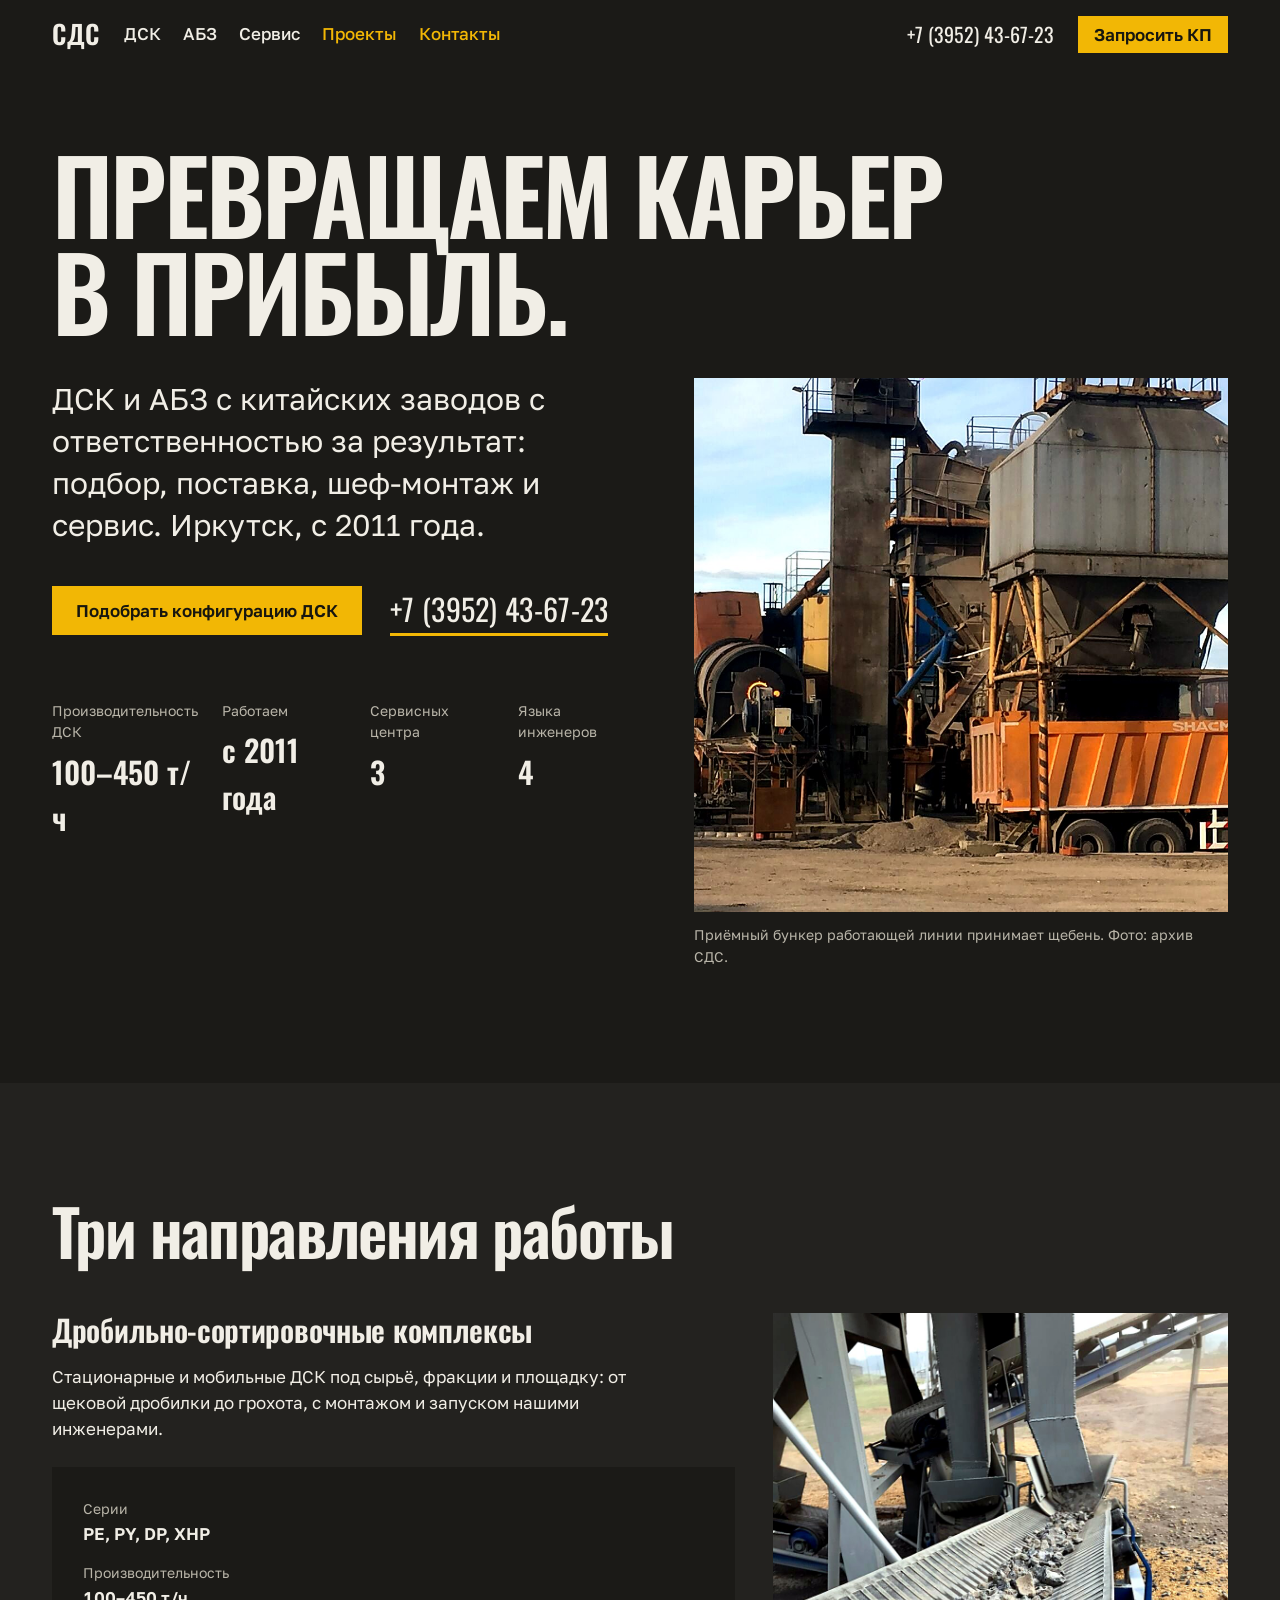
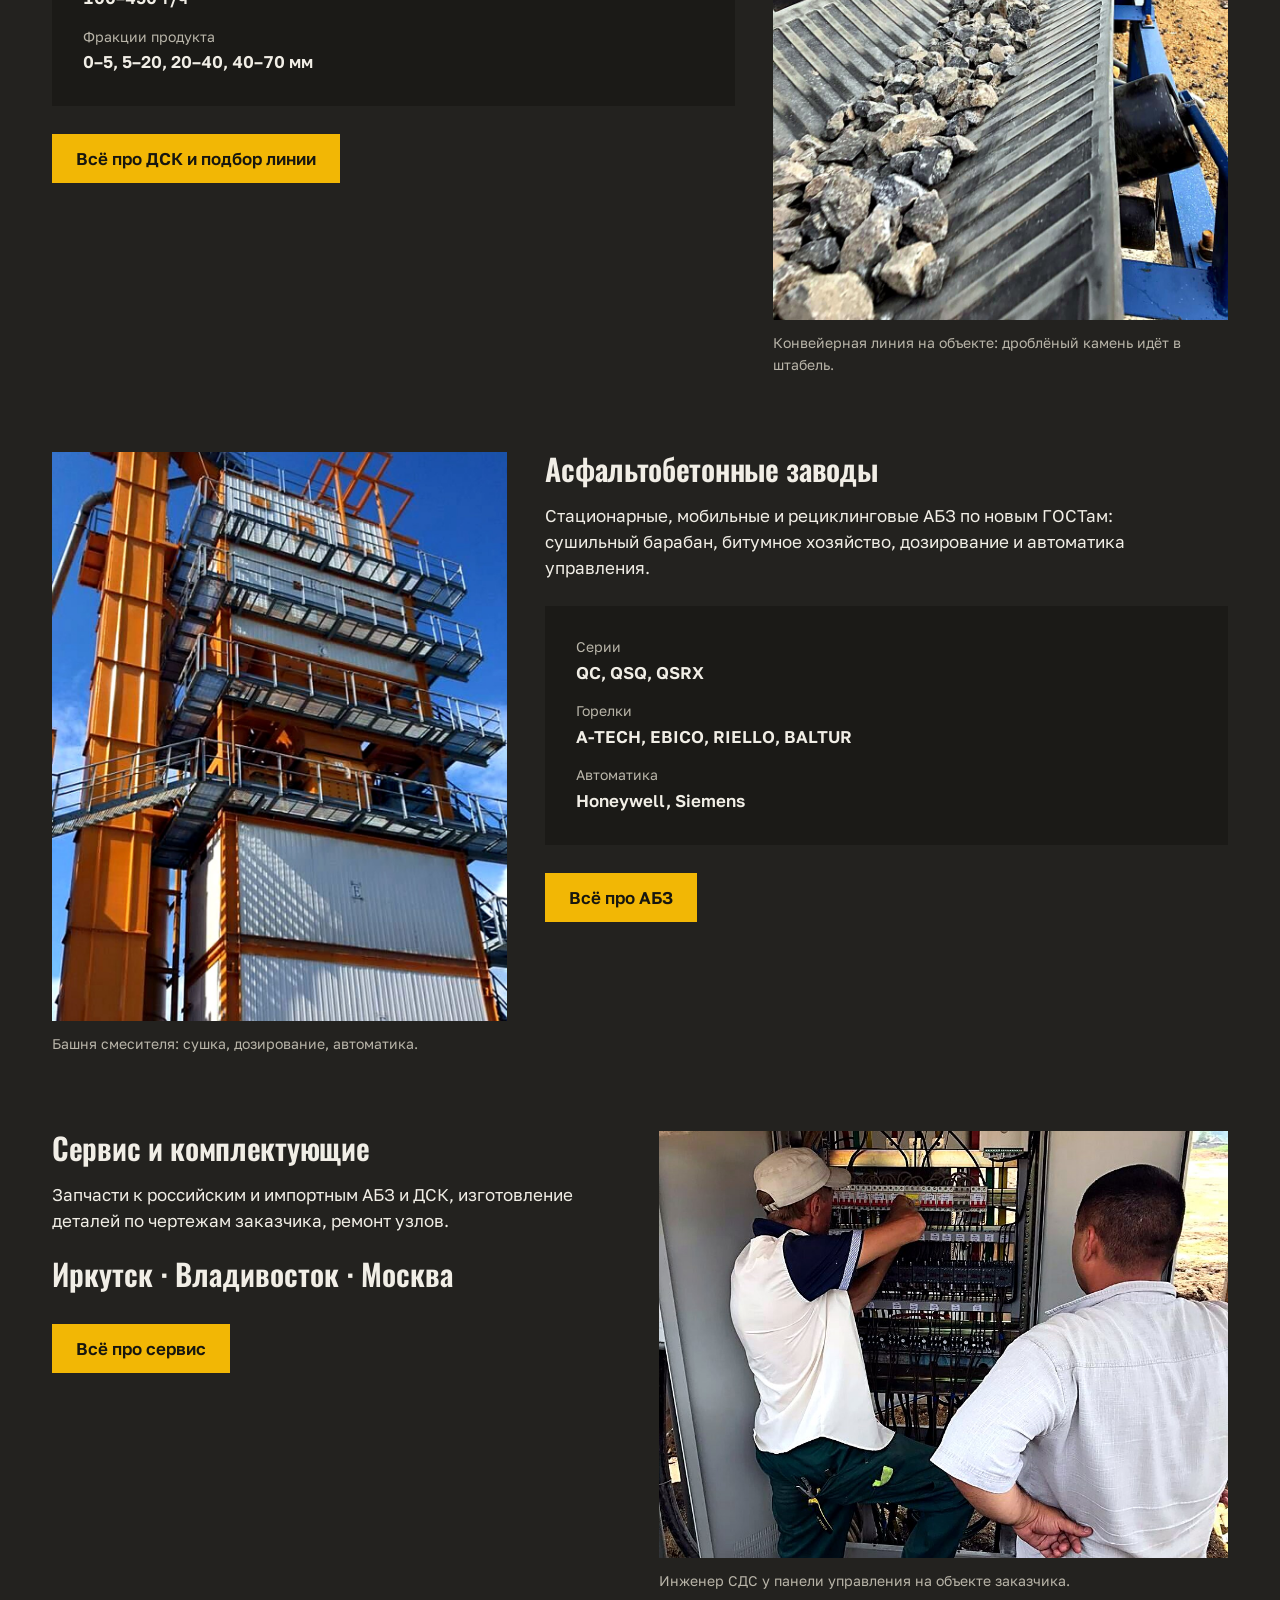
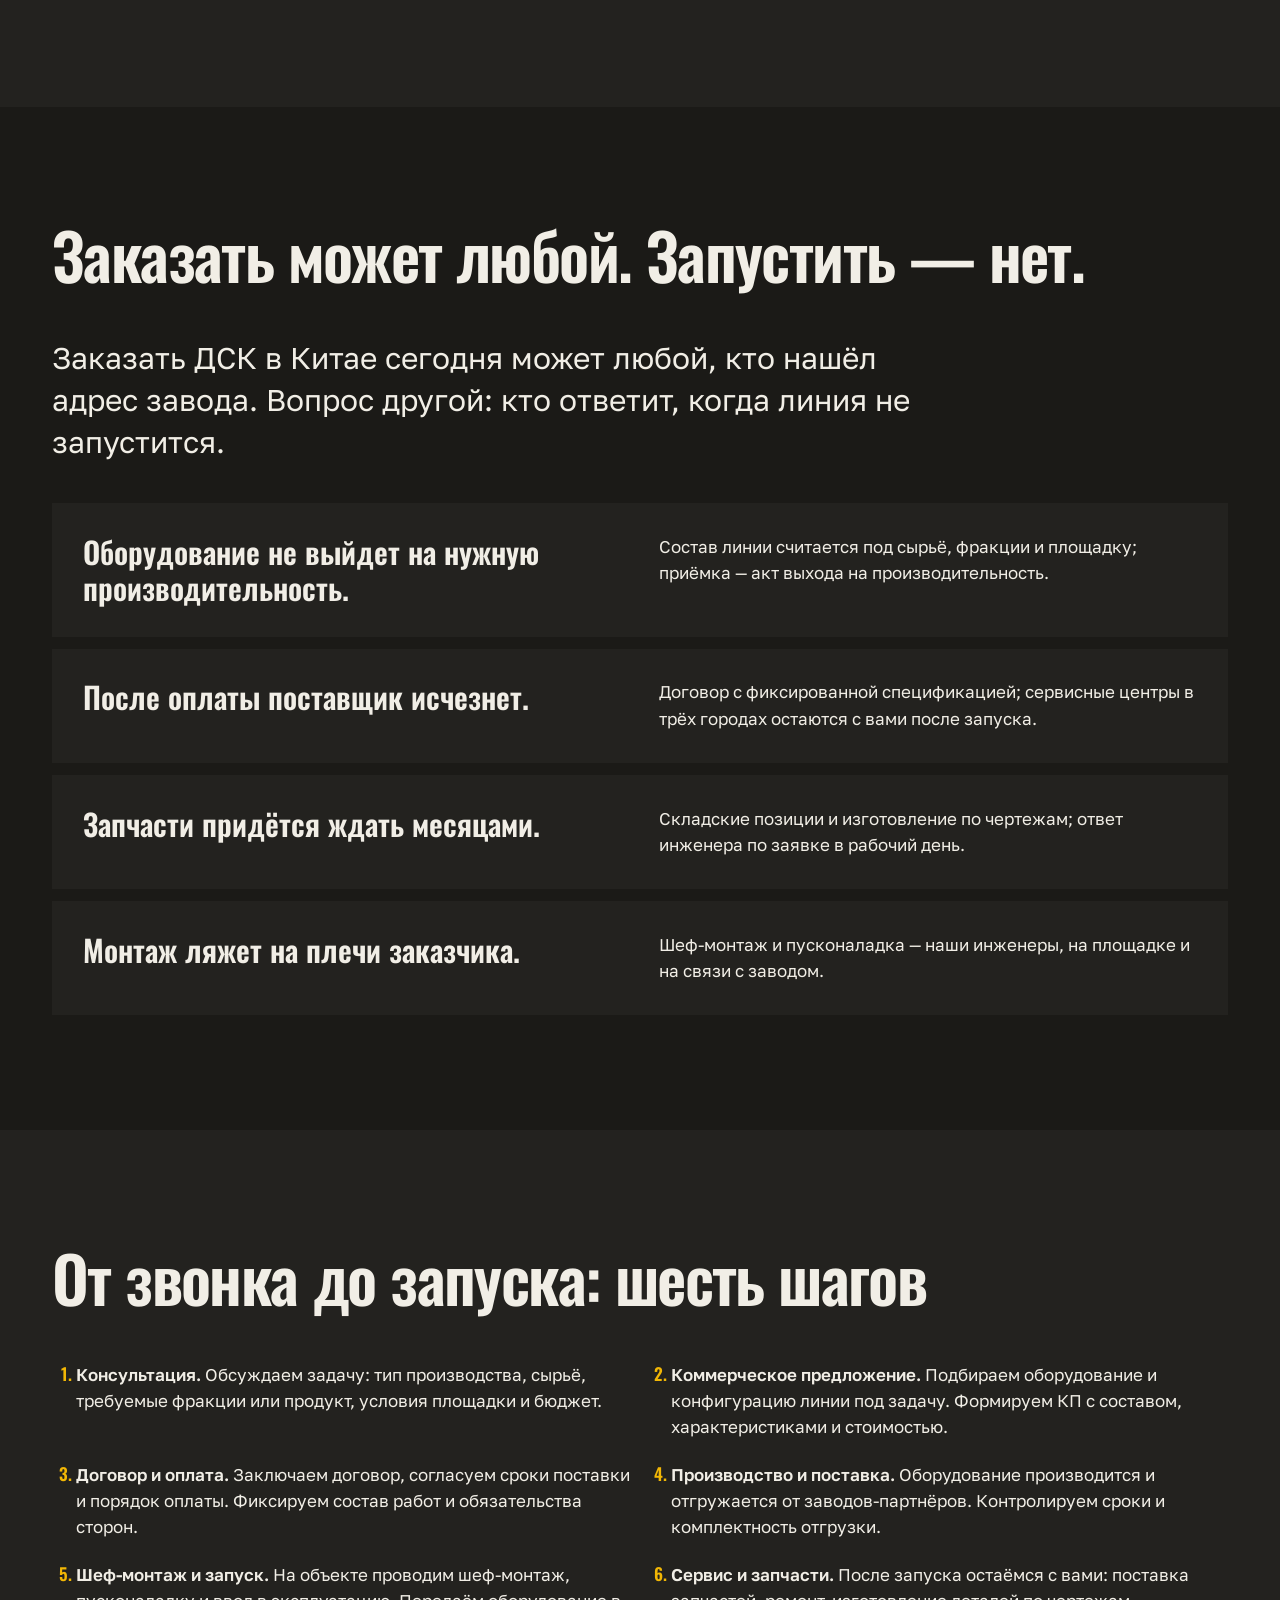
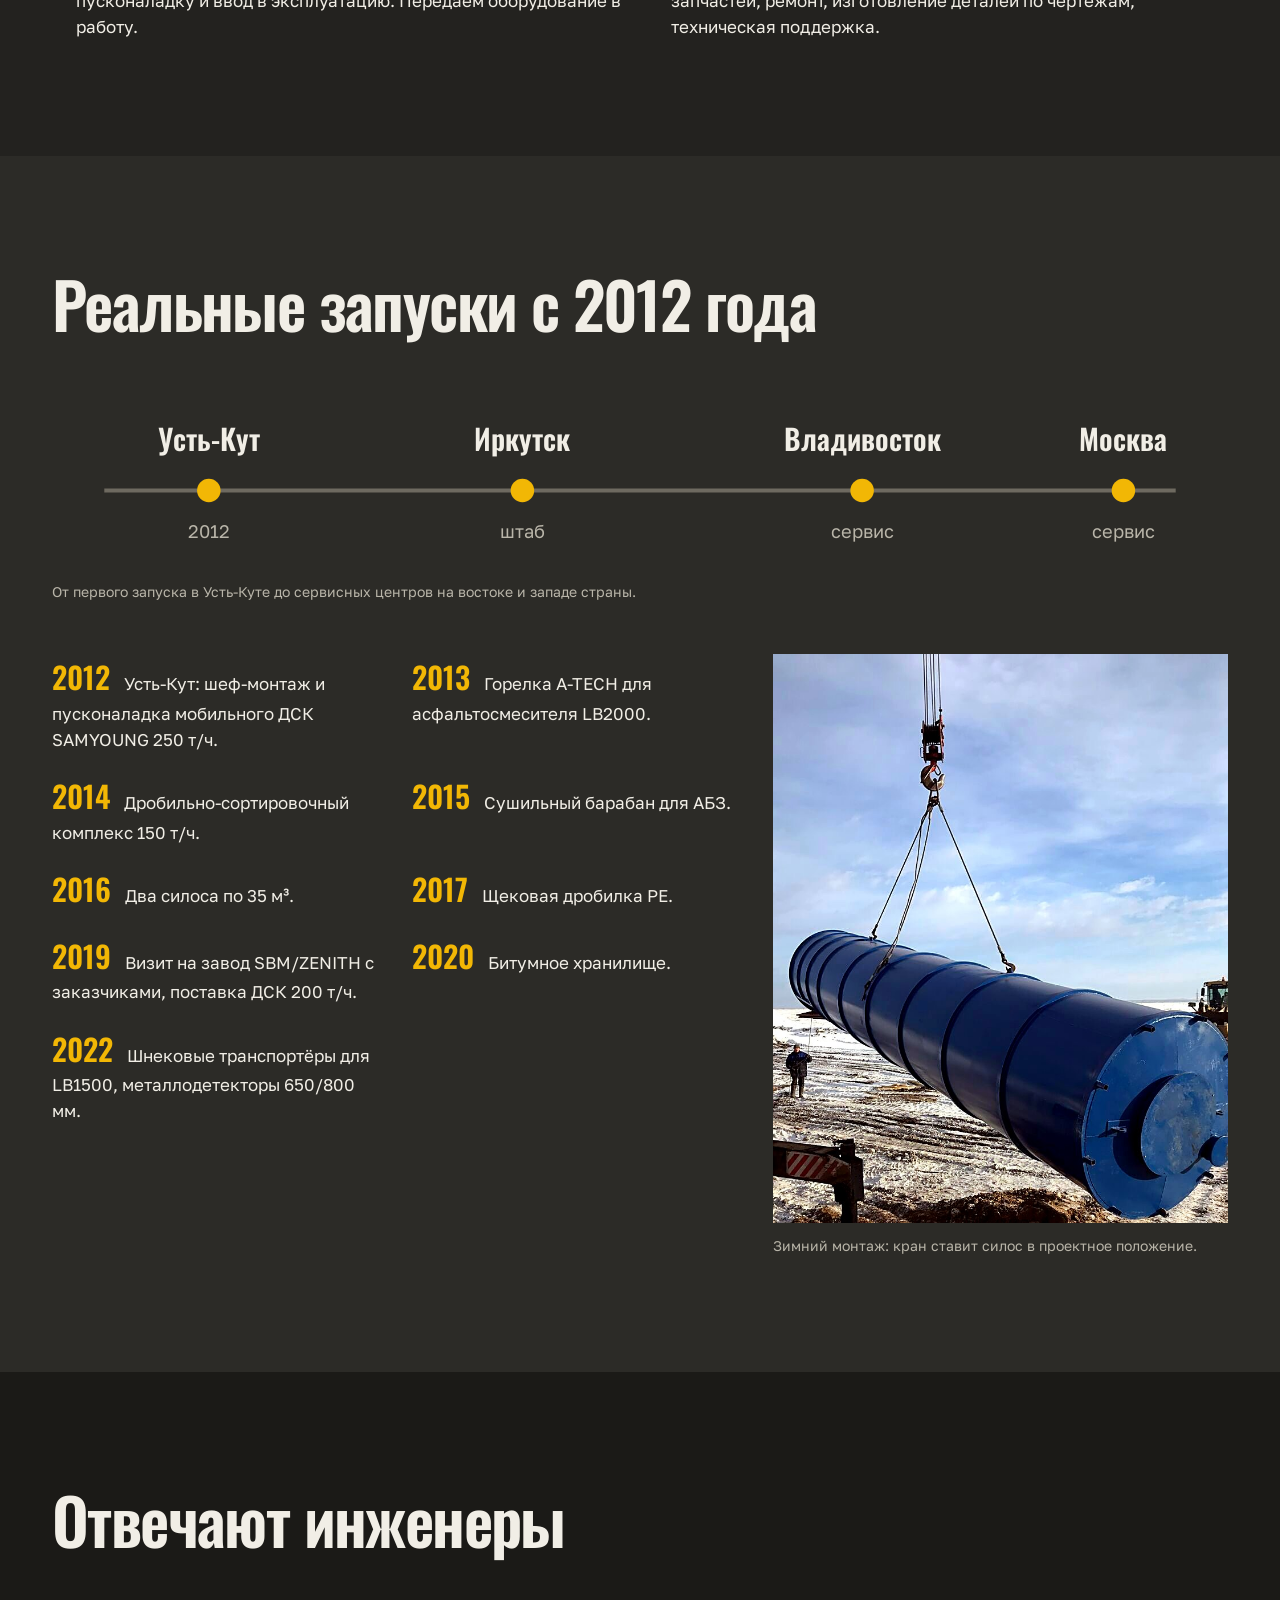
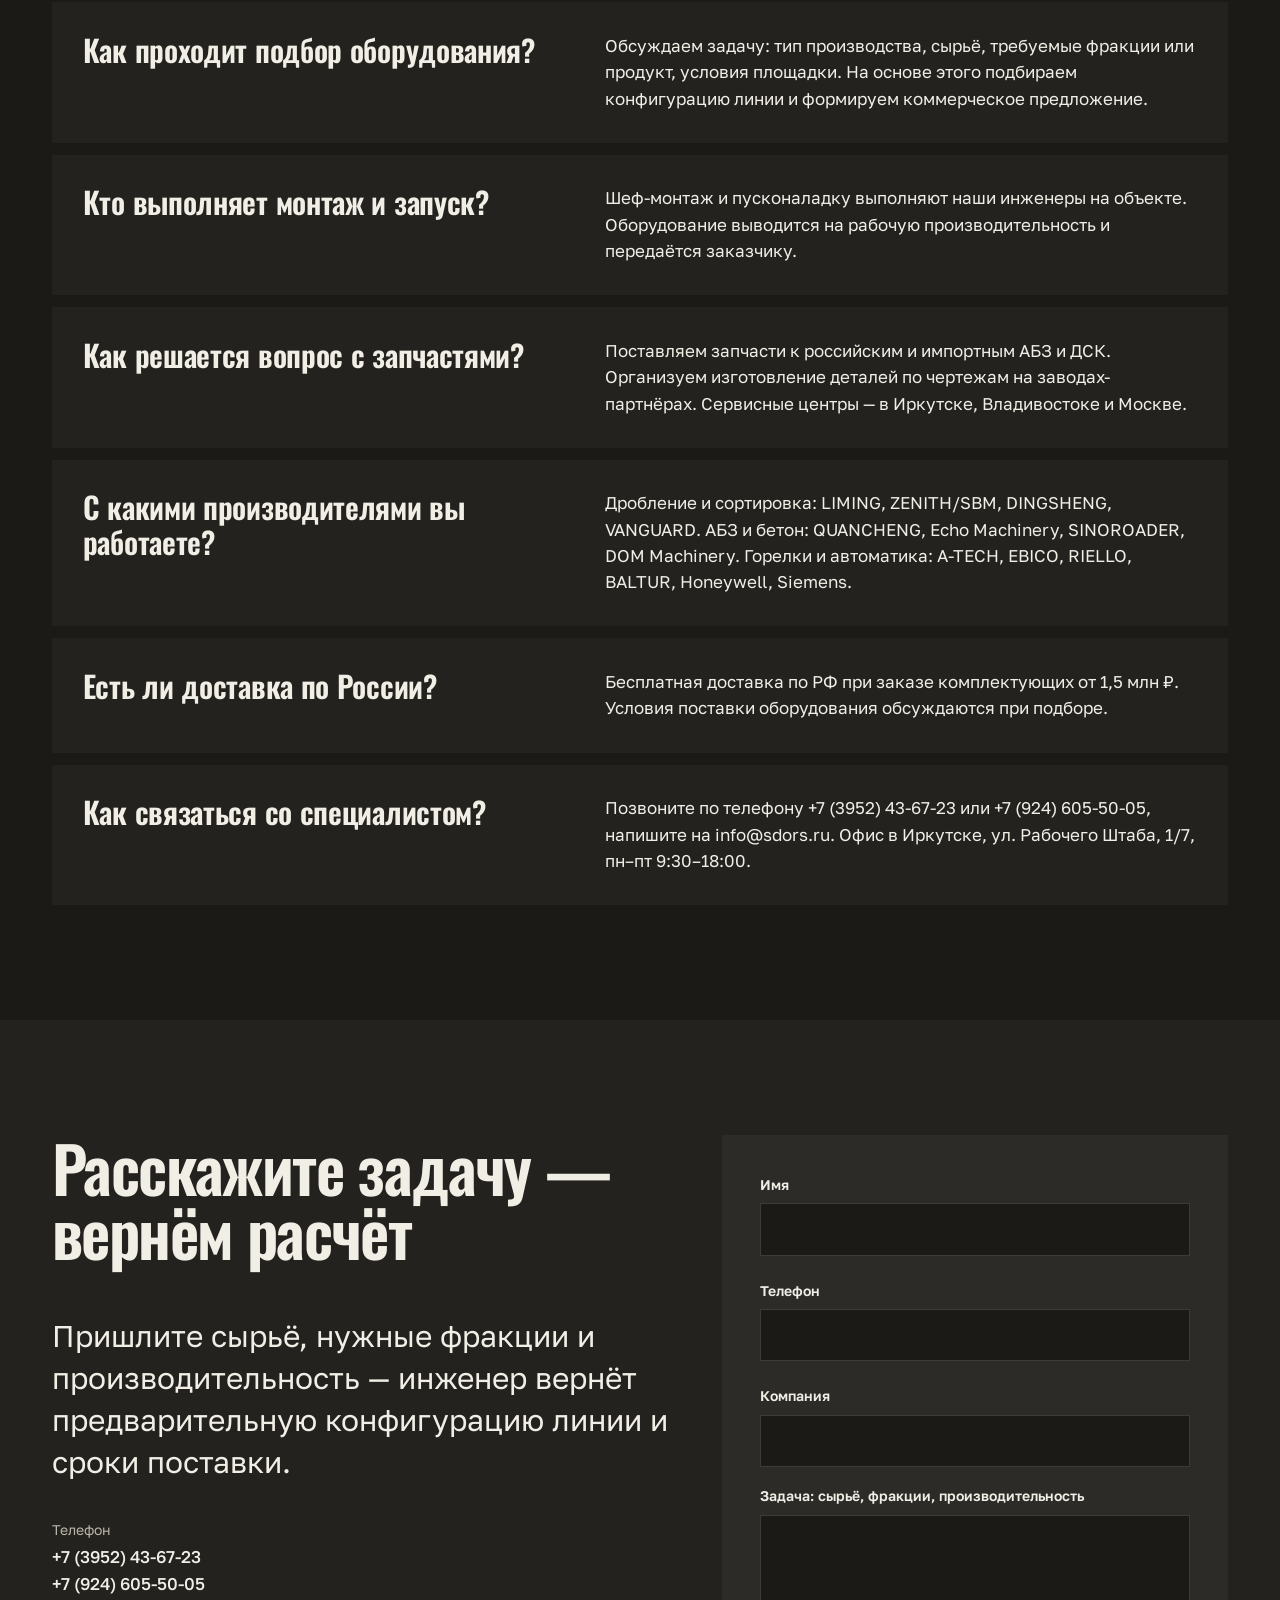
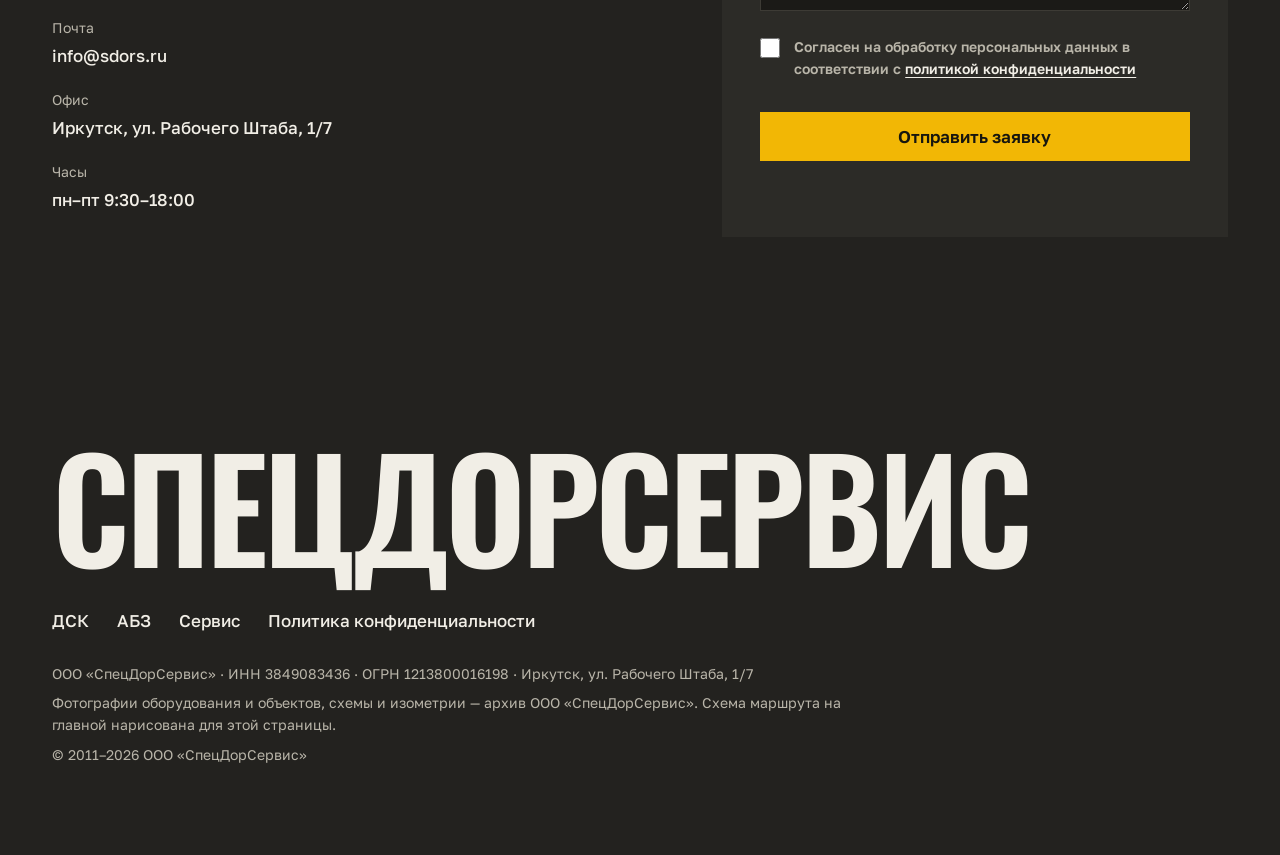
<file: index.html>
<!DOCTYPE html>
<html lang="ru">
<head>
<meta charset="utf-8">
<meta name="viewport" content="width=device-width, initial-scale=1">
<title>СпецДорСервис — ДСК и АБЗ из Китая с подбором, монтажом и сервисом</title>
<meta name="description" content="Подбор, прямая поставка, шеф-монтаж и сервис дробильно-сортировочных комплексов и асфальтобетонных заводов. Иркутск, с 2011 года.">
<meta name="theme-color" content="#1B1A17">
<meta property="og:type" content="website">
<meta property="og:locale" content="ru_RU">
<meta property="og:title" content="СпецДорСервис — ДСК и АБЗ из Китая с подбором, монтажом и сервисом">
<meta property="og:description" content="Подбор, прямая поставка, шеф-монтаж и сервис дробильно-сортировочных комплексов и асфальтобетонных заводов. Иркутск, с 2011 года.">
<link rel="icon" type="image/svg+xml" href="favicon.svg">
<link rel="preconnect" href="https://fonts.googleapis.com">
<link rel="preconnect" href="https://fonts.gstatic.com" crossorigin>
<link href="https://fonts.googleapis.com/css2?family=Oswald:wght@500;600&family=Golos+Text:wght@400;500;600&display=swap" rel="stylesheet">
<link rel="stylesheet" href="styles.css">
</head>
<body>
<header class="nav">
  <div class="wrap nav-in">
    <a class="wordmark" href="index.html" aria-label="СДС — на главную">СДС</a>
    <nav aria-label="Разделы сайта">
      <a href="dsk/">ДСК</a>
      <a href="abz/">АБЗ</a>
      <a href="service/">Сервис</a>
      <a href="index.html#history" aria-current="page">Проекты</a>
      <a href="#contact" aria-current="page">Контакты</a>
    </nav>
    <a class="nav-tel" href="tel:+73952436723">+7 (3952) 43-67-23</a>
    <a class="btn btn-small" href="#contact">Запросить КП</a>
  </div>
</header>
<main id="top">

<section class="hero" aria-labelledby="h1">
  <div class="wrap hero-in">
    <h1 id="h1">Превращаем карьер в&nbsp;прибыль.</h1>
    <div class="hero-text">
      <p class="support">ДСК и АБЗ с китайских заводов с ответственностью за результат: подбор, поставка, шеф-монтаж и сервис. Иркутск, с 2011 года.</p>
      <div class="hero-actions">
        <a class="btn" href="dsk/#selector">Подобрать конфигурацию ДСК</a>
        <a class="tel" href="tel:+73952436723">+7 (3952) 43-67-23</a>
      </div>
      <dl class="plate-passport"><div><dt>Производительность ДСК</dt><dd>100–450 т/ч</dd></div><div><dt>Работаем</dt><dd>с 2011 года</dd></div><div><dt>Сервисных центра</dt><dd>3</dd></div><div><dt>Языка инженеров</dt><dd>4</dd></div></dl>
    </div>
    <figure class="hero-fig">
      <img class="photo" src="assets/img/S284_hero.jpg" width="1280" height="960" alt="Работающий завод: оранжевый самосвал выгружает щебень в приёмный бункер агрегата" fetchpriority="high">
      <figcaption>Приёмный бункер работающей линии принимает щебень. Фото: архив СДС.</figcaption>
    </figure>
  </div>
</section>

<section id="directions" class="section section-tone" aria-labelledby="h-dir">
  <div class="wrap">
    <h2 id="h-dir">Три направления работы</h2>

    <article class="dir dir-a">
      <div>
        <h3><a href="dsk/">Дробильно-сортировочные комплексы</a></h3>
        <p>Стационарные и мобильные ДСК под сырьё, фракции и площадку: от щековой дробилки до грохота, с монтажом и запуском нашими инженерами.</p>
        <dl class="specs">
          <div><dt>Серии</dt><dd>PE, PY, DP, XHP</dd></div>
          <div><dt>Производительность</dt><dd>100–450 т/ч</dd></div>
          <div><dt>Фракции продукта</dt><dd>0–5, 5–20, 20–40, 40–70 мм</dd></div>
        </dl>
        <a class="btn" href="dsk/">Всё про ДСК и подбор линии</a>
      </div>
      <figure class="dir-fig">
        <img class="photo" src="assets/img/S328_dsk.jpg" width="960" height="1280" alt="Конвейерная линия перевозит дроблёный камень вдоль комплекса" loading="lazy">
        <figcaption>Конвейерная линия на объекте: дроблёный камень идёт в штабель.</figcaption>
      </figure>
    </article>

    <article class="dir dir-b">
      <figure class="dir-fig">
        <img class="photo photo-top" src="assets/img/S179_abz.jpg" width="1008" height="1792" alt="Высокая башня асфальтобетонного завода с лестницами и площадками обслуживания" loading="lazy">
        <figcaption>Башня смесителя: сушка, дозирование, автоматика.</figcaption>
      </figure>
      <div>
        <h3><a href="abz/">Асфальтобетонные заводы</a></h3>
        <p>Стационарные, мобильные и рециклинговые АБЗ по новым ГОСТам: сушильный барабан, битумное хозяйство, дозирование и автоматика управления.</p>
        <dl class="specs">
          <div><dt>Серии</dt><dd>QC, QSQ, QSRX</dd></div>
          <div><dt>Горелки</dt><dd>A-TECH, EBICO, RIELLO, BALTUR</dd></div>
          <div><dt>Автоматика</dt><dd>Honeywell, Siemens</dd></div>
        </dl>
        <a class="btn" href="abz/">Всё про АБЗ</a>
      </div>
    </article>

    <article class="dir dir-c">
      <div>
        <h3><a href="service/">Сервис и комплектующие</a></h3>
        <p>Запчасти к российским и импортным АБЗ и ДСК, изготовление деталей по чертежам заказчика, ремонт узлов.</p>
        <p class="cities">Иркутск · Владивосток · Москва</p>
        <a class="btn" href="service/">Всё про сервис</a>
      </div>
      <figure class="dir-fig">
        <img class="photo" src="assets/img/S326_service.jpg" width="960" height="819" alt="Инженер обслуживает панель управления промышленной установки, коллега наблюдает рядом" loading="lazy">
        <figcaption>Инженер СДС у панели управления на объекте заказчика.</figcaption>
      </figure>
    </article>
  </div>
</section>

<section id="risks" class="section" aria-labelledby="h-risk">
  <div class="wrap">
    <h2 id="h-risk">Заказать может любой. Запустить — нет.</h2>
    <p class="statement">Заказать ДСК в Китае сегодня может любой, кто нашёл адрес завода. Вопрос другой: кто ответит, когда линия не запустится.</p>
    <dl class="rows"><div><dt>Оборудование не выйдет на нужную производительность.</dt><dd>Состав линии считается под сырьё, фракции и площадку; приёмка — акт выхода на производительность.</dd></div><div><dt>После оплаты поставщик исчезнет.</dt><dd>Договор с фиксированной спецификацией; сервисные центры в трёх городах остаются с вами после запуска.</dd></div><div><dt>Запчасти придётся ждать месяцами.</dt><dd>Складские позиции и изготовление по чертежам; ответ инженера по заявке в рабочий день.</dd></div><div><dt>Монтаж ляжет на плечи заказчика.</dt><dd>Шеф-монтаж и пусконаладка — наши инженеры, на площадке и на связи с заводом.</dd></div></dl>
  </div>
</section>

<section id="process" class="section section-tone" aria-labelledby="h-proc">
  <div class="wrap">
    <h2 id="h-proc">От звонка до запуска: шесть шагов</h2>
    <ol class="works works-2">
      <li><strong>Консультация.</strong> Обсуждаем задачу: тип производства, сырьё, требуемые фракции или продукт, условия площадки и бюджет.</li><li><strong>Коммерческое предложение.</strong> Подбираем оборудование и конфигурацию линии под задачу. Формируем КП с составом, характеристиками и стоимостью.</li><li><strong>Договор и оплата.</strong> Заключаем договор, согласуем сроки поставки и порядок оплаты. Фиксируем состав работ и обязательства сторон.</li><li><strong>Производство и поставка.</strong> Оборудование производится и отгружается от заводов-партнёров. Контролируем сроки и комплектность отгрузки.</li><li><strong>Шеф-монтаж и запуск.</strong> На объекте проводим шеф-монтаж, пусконаладку и ввод в эксплуатацию. Передаём оборудование в работу.</li><li><strong>Сервис и запчасти.</strong> После запуска остаёмся с вами: поставка запчастей, ремонт, изготовление деталей по чертежам, техническая поддержка.</li>
    </ol>
  </div>
</section>

<section id="history" class="section section-tone2" aria-labelledby="h-hist">
  <div class="wrap">
    <h2 id="h-hist">Реальные запуски с 2012 года</h2>
    <figure class="route-fig">
      <svg viewBox="0 0 900 140" role="img" aria-label="Маршрут работ СпецДорСервис: Усть-Кут, Иркутск, Владивосток и Москва на одной линии">
        <line class="r-line" x1="40" y1="80" x2="860" y2="80"/>
        <circle class="r-dot" cx="120" cy="80" r="9"/><circle class="r-dot" cx="360" cy="80" r="9"/>
        <circle class="r-dot" cx="620" cy="80" r="9"/><circle class="r-dot" cx="820" cy="80" r="9"/>
        <text class="r-label" x="120" y="50">Усть-Кут</text>
        <text class="r-label" x="360" y="50">Иркутск</text>
        <text class="r-label" x="620" y="50">Владивосток</text>
        <text class="r-label" x="820" y="50">Москва</text>
        <text class="r-year" x="120" y="116">2012</text>
        <text class="r-year" x="360" y="116">штаб</text>
        <text class="r-year" x="620" y="116">сервис</text>
        <text class="r-year" x="820" y="116">сервис</text>
      </svg>
      <figcaption>От первого запуска в Усть-Куте до сервисных центров на востоке и западе страны.</figcaption>
    </figure>
    <div class="history-in">
      <ol class="timeline"><li><strong>2012</strong> Усть-Кут: шеф-монтаж и пусконаладка мобильного ДСК SAMYOUNG 250 т/ч.</li><li><strong>2013</strong> Горелка A-TECH для асфальтосмесителя LB2000.</li><li><strong>2014</strong> Дробильно-сортировочный комплекс 150 т/ч.</li><li><strong>2015</strong> Сушильный барабан для АБЗ.</li><li><strong>2016</strong> Два силоса по 35 м³.</li><li><strong>2017</strong> Щековая дробилка PE.</li><li><strong>2019</strong> Визит на завод SBM/ZENITH с заказчиками, поставка ДСК 200 т/ч.</li><li><strong>2020</strong> Битумное хранилище.</li><li><strong>2022</strong> Шнековые транспортёры для LB1500, металлодетекторы 650/800 мм.</li></ol>
      <figure class="history-fig">
        <img class="photo" src="assets/img/S208_history.jpg" width="960" height="998" alt="Зимний монтаж: автокран поднимает синий силос над заснеженной площадкой" loading="lazy">
        <figcaption>Зимний монтаж: кран ставит силос в проектное положение.</figcaption>
      </figure>
    </div>
  </div>
</section>

<section id="faq" class="section" aria-labelledby="h-faq">
  <div class="wrap">
    <h2 id="h-faq">Отвечают инженеры</h2>
    <div class="faq-row"><h3>Как проходит подбор оборудования?</h3><p>Обсуждаем задачу: тип производства, сырьё, требуемые фракции или продукт, условия площадки. На основе этого подбираем конфигурацию линии и формируем коммерческое предложение.</p></div><div class="faq-row"><h3>Кто выполняет монтаж и запуск?</h3><p>Шеф-монтаж и пусконаладку выполняют наши инженеры на объекте. Оборудование выводится на рабочую производительность и передаётся заказчику.</p></div><div class="faq-row"><h3>Как решается вопрос с запчастями?</h3><p>Поставляем запчасти к российским и импортным АБЗ и ДСК. Организуем изготовление деталей по чертежам на заводах-партнёрах. Сервисные центры — в Иркутске, Владивостоке и Москве.</p></div><div class="faq-row"><h3>С какими производителями вы работаете?</h3><p>Дробление и сортировка: LIMING, ZENITH/SBM, DINGSHENG, VANGUARD. АБЗ и бетон: QUANCHENG, Echo Machinery, SINOROADER, DOM Machinery. Горелки и автоматика: A-TECH, EBICO, RIELLO, BALTUR, Honeywell, Siemens.</p></div><div class="faq-row"><h3>Есть ли доставка по России?</h3><p>Бесплатная доставка по РФ при заказе комплектующих от 1,5 млн ₽. Условия поставки оборудования обсуждаются при подборе.</p></div><div class="faq-row"><h3>Как связаться со специалистом?</h3><p>Позвоните по телефону +7 (3952) 43-67-23 или +7 (924) 605-50-05, напишите на info@sdors.ru. Офис в Иркутске, ул. Рабочего Штаба, 1/7, пн–пт 9:30–18:00.</p></div>
  </div>
</section>

<section id="contact" class="section section-tone" aria-labelledby="h-cta">
  <div class="wrap contact-in">
    <div>
      <h2 id="h-cta">Расскажите задачу — вернём расчёт</h2>
      <p class="support">Пришлите сырьё, нужные фракции и производительность — инженер вернёт предварительную конфигурацию линии и сроки поставки.</p>
      <dl class="contacts">
        <div><dt>Телефон</dt><dd><a href="tel:+73952436723">+7 (3952) 43-67-23</a><br><a href="tel:+79246055005">+7 (924) 605-50-05</a></dd></div>
        <div><dt>Почта</dt><dd><a href="mailto:info@sdors.ru">info@sdors.ru</a></dd></div>
        <div><dt>Офис</dt><dd>Иркутск, ул. Рабочего Штаба, 1/7</dd></div>
        <div><dt>Часы</dt><dd>пн–пт 9:30–18:00</dd></div>
      </dl>
    </div>
    <form class="lead-form" id="lead-form" data-topic="Заявка с главной страницы" action="mailto:info@sdors.ru" method="post" enctype="text/plain" novalidate>
      <div class="field"><label for="name">Имя</label>
        <input id="name" name="name" type="text" autocomplete="name" aria-describedby="name-error">
        <p class="field-error" id="name-error" role="alert"></p></div>
      <div class="field"><label for="phone">Телефон</label>
        <input id="phone" name="phone" type="tel" autocomplete="tel" aria-describedby="phone-error">
        <p class="field-error" id="phone-error" role="alert"></p></div>
      <div class="field"><label for="company">Компания</label>
        <input id="company" name="company" type="text" autocomplete="organization"></div>
      <div class="field"><label for="message">Задача: сырьё, фракции, производительность</label>
        <textarea id="message" name="message" rows="3"></textarea></div>
      <div class="field">
        <div class="consent">
          <input id="consent" name="consent" type="checkbox" aria-describedby="consent-error">
          <label for="consent">Согласен на обработку персональных данных в соответствии с <a href="privacy/">политикой конфиденциальности</a></label>
        </div>
        <p class="field-error" id="consent-error" role="alert"></p>
      </div>
      <button class="btn" type="submit">Отправить заявку</button>
      <p class="lead-status" id="lead-status" role="status" aria-live="polite"></p>
    </form>
  </div>
</section>

</main>
<footer class="footer">
  <div class="wrap">
    <p class="footer-name">СпецДорСервис</p>
    <nav aria-label="Подвал">
      <a href="dsk/">ДСК</a>
      <a href="abz/">АБЗ</a>
      <a href="service/">Сервис</a>
      <a href="privacy/">Политика конфиденциальности</a>
    </nav>
    <p class="note">ООО «СпецДорСервис» · ИНН 3849083436 · ОГРН 1213800016198 · Иркутск, ул. Рабочего Штаба, 1/7</p>
    <p class="note">Фотографии оборудования и объектов, схемы и изометрии — архив ООО «СпецДорСервис». Схема маршрута на главной нарисована для этой страницы.</p>
    <p class="note">© 2011–2026 ООО «СпецДорСервис»</p>
  </div>
</footer>
<script src="script.js" defer></script>
</body>
</html>
</file>
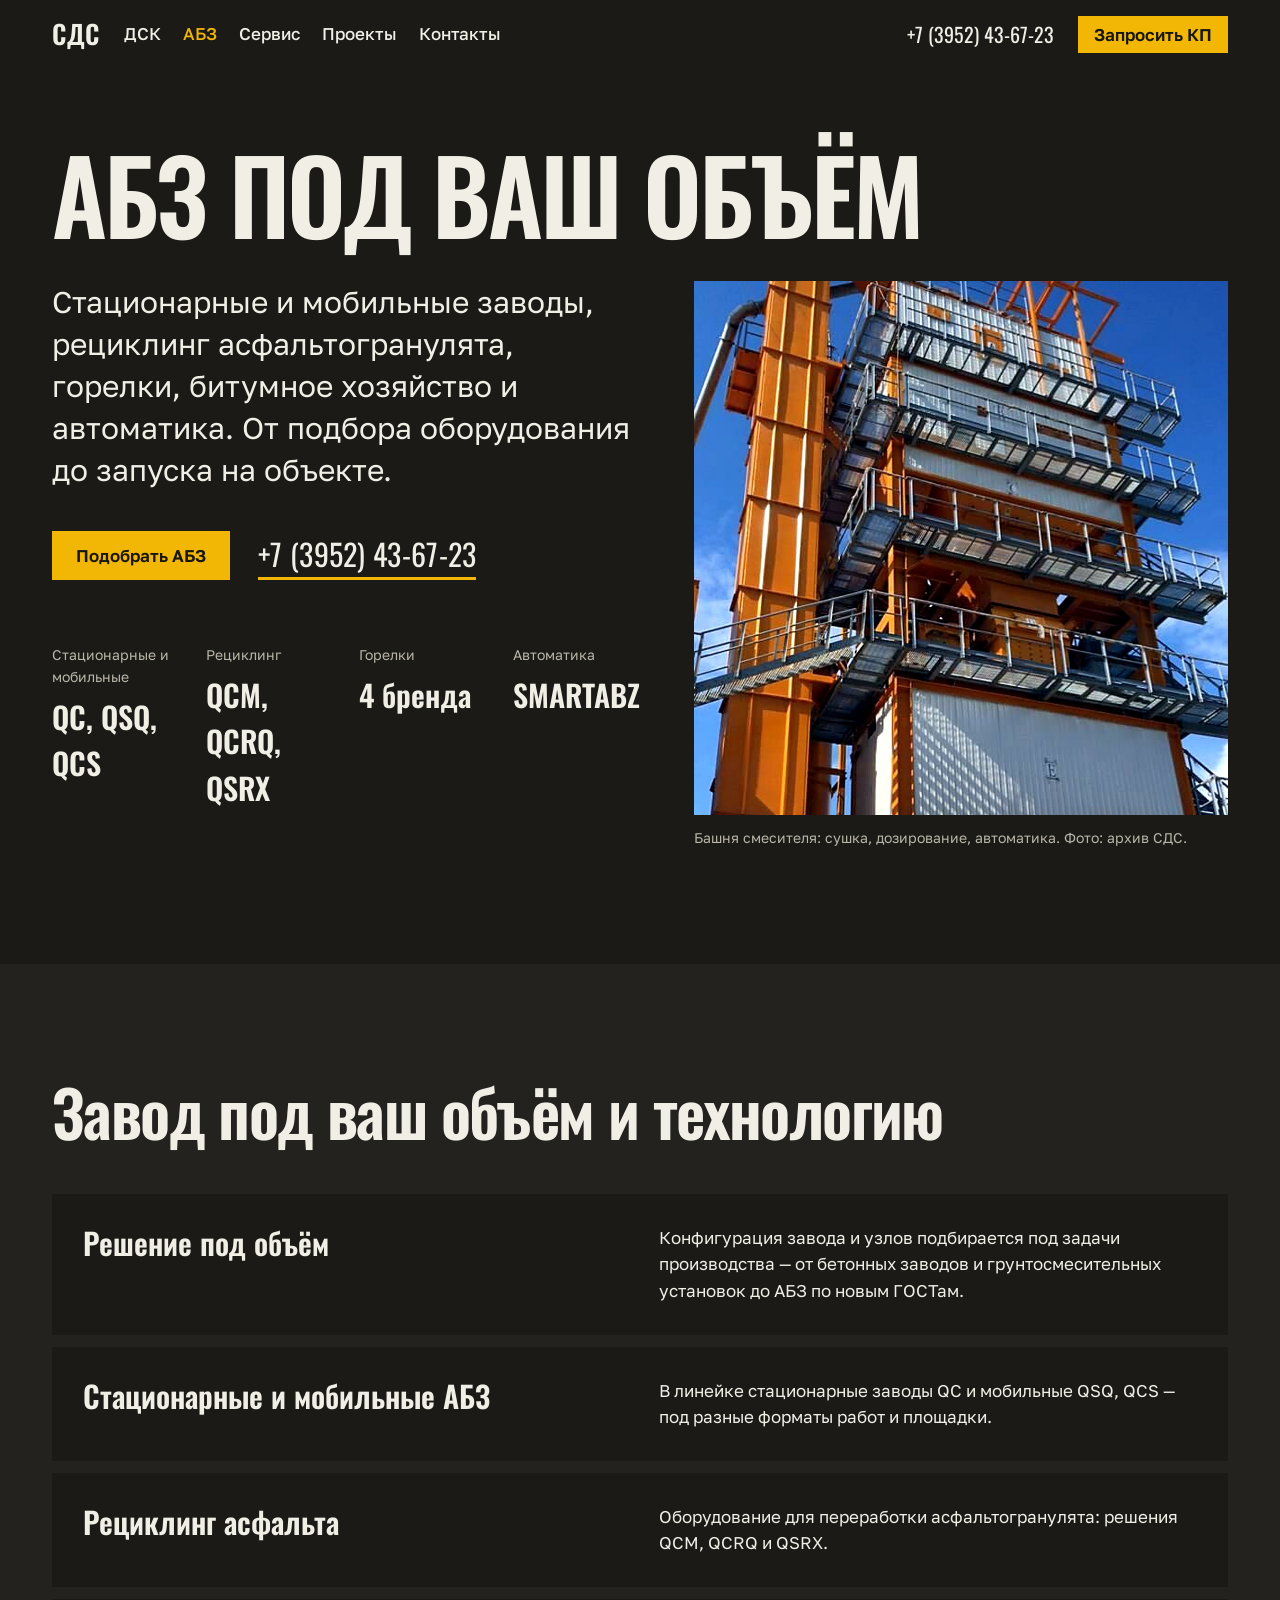
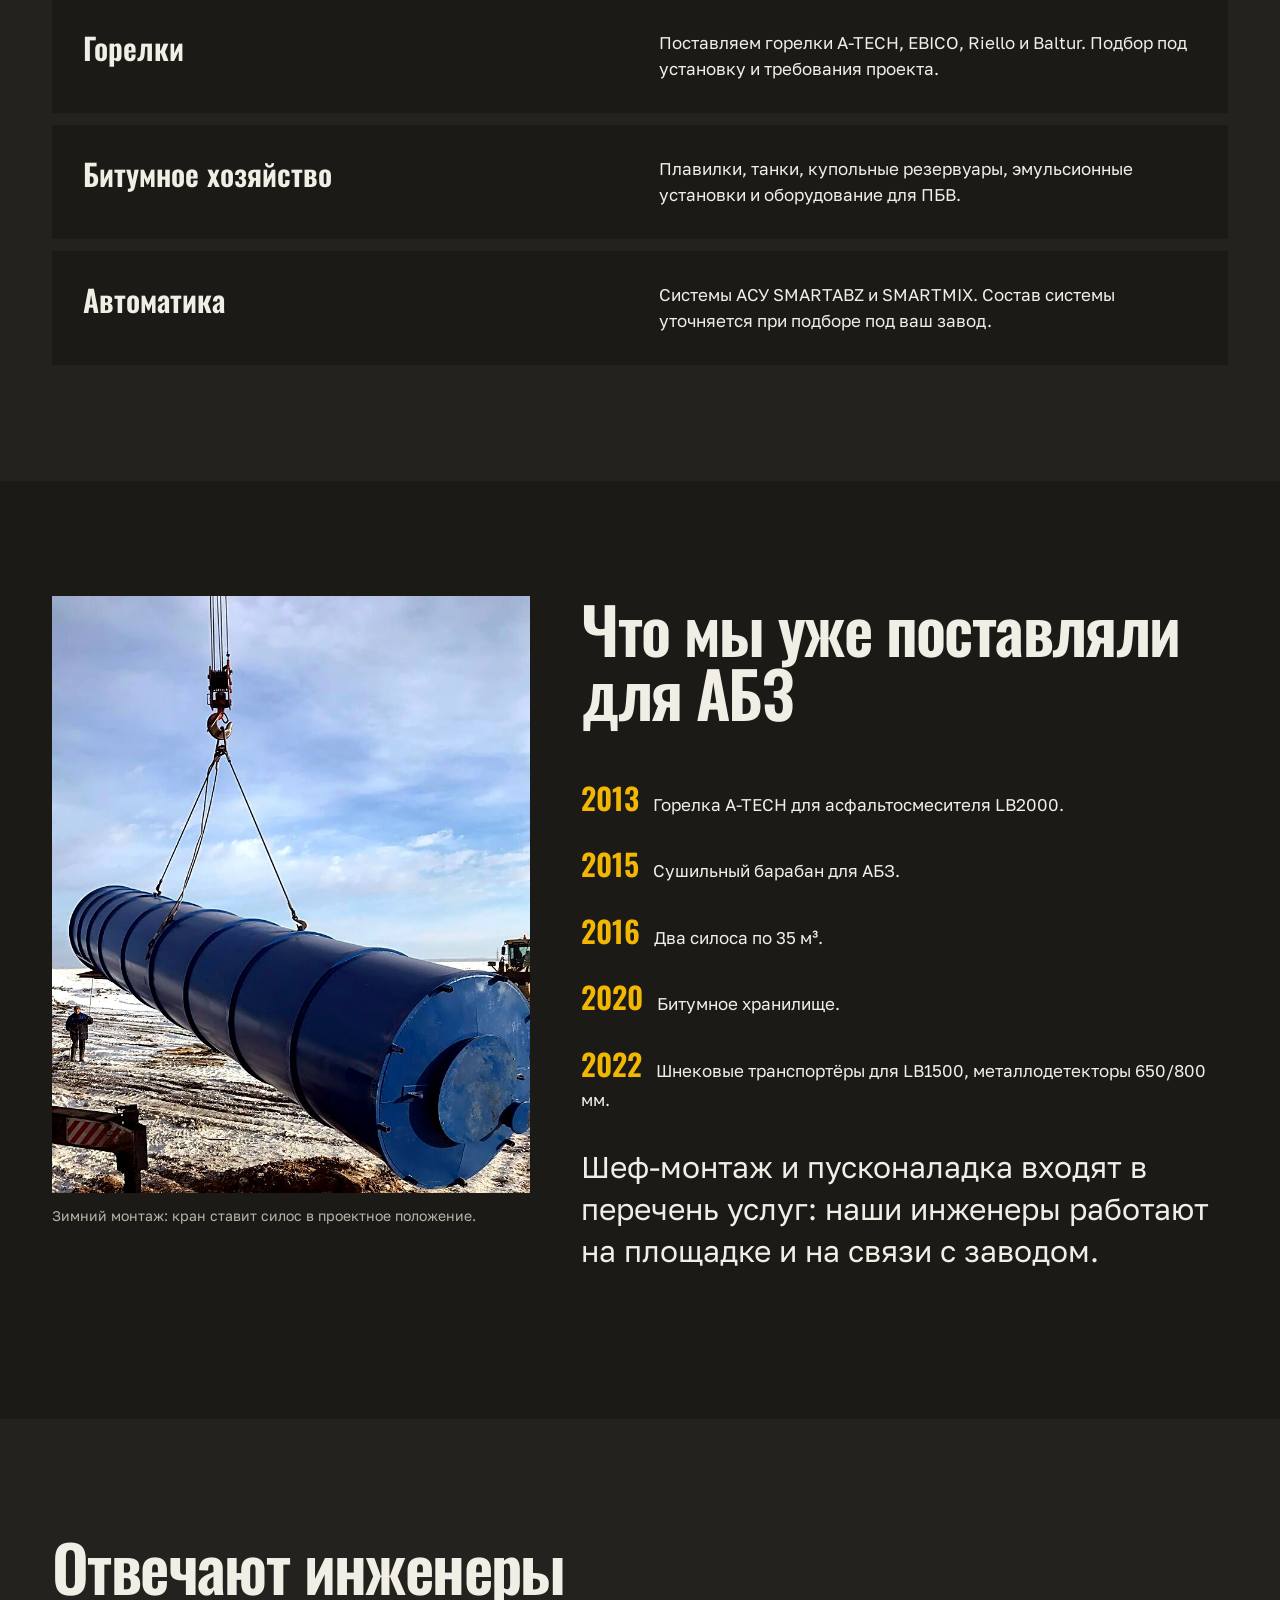
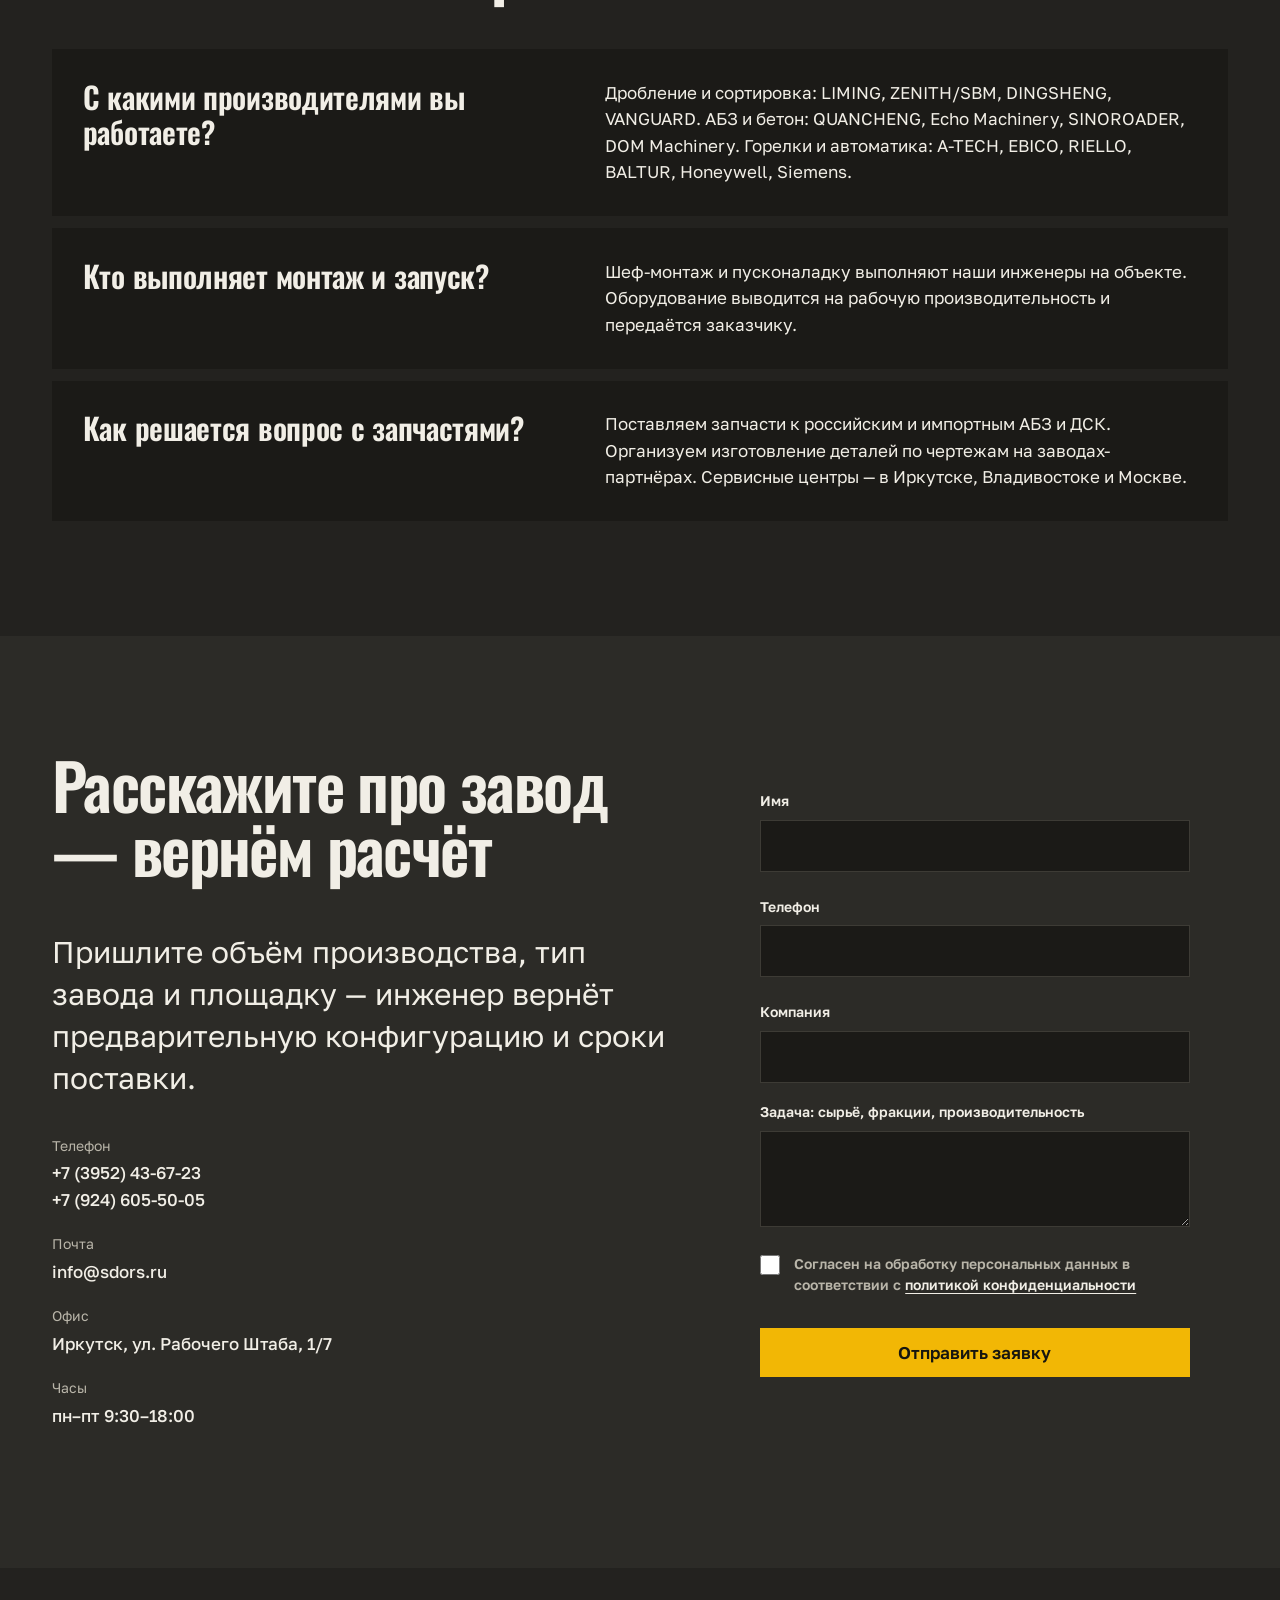
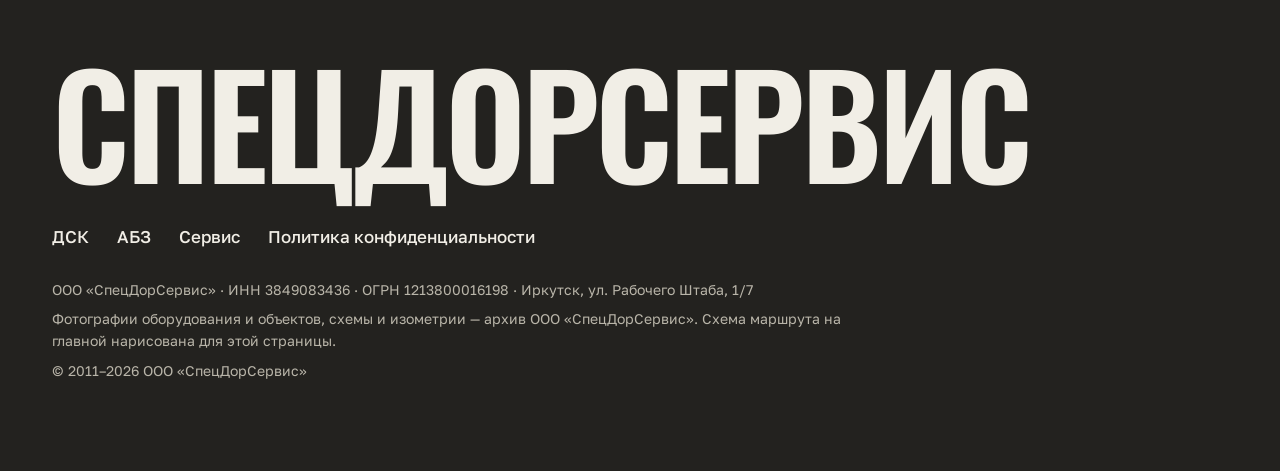
<file: abz/index.html>
<!DOCTYPE html>
<html lang="ru">
<head>
<meta charset="utf-8">
<meta name="viewport" content="width=device-width, initial-scale=1">
<title>Асфальтобетонные заводы и оборудование для дорожного производства | СпецДорСервис</title>
<meta name="description" content="Подбор и поставка стационарных и мобильных АБЗ, систем рециклинга, горелок, битумного хозяйства и автоматики SMARTABZ от ООО «СпецДорСервис».">
<meta name="theme-color" content="#1B1A17">
<meta property="og:type" content="website">
<meta property="og:locale" content="ru_RU">
<meta property="og:title" content="Асфальтобетонные заводы и оборудование для дорожного производства | СпецДорСервис">
<meta property="og:description" content="Подбор и поставка стационарных и мобильных АБЗ, систем рециклинга, горелок, битумного хозяйства и автоматики SMARTABZ от ООО «СпецДорСервис».">
<link rel="icon" type="image/svg+xml" href="../favicon.svg">
<link rel="preconnect" href="https://fonts.googleapis.com">
<link rel="preconnect" href="https://fonts.gstatic.com" crossorigin>
<link href="https://fonts.googleapis.com/css2?family=Oswald:wght@500;600&family=Golos+Text:wght@400;500;600&display=swap" rel="stylesheet">
<link rel="stylesheet" href="../styles.css">
</head>
<body>
<header class="nav">
  <div class="wrap nav-in">
    <a class="wordmark" href="../index.html" aria-label="СДС — на главную">СДС</a>
    <nav aria-label="Разделы сайта">
      <a href="../dsk/">ДСК</a>
      <a href="../abz/" aria-current="page">АБЗ</a>
      <a href="../service/">Сервис</a>
      <a href="../index.html#history">Проекты</a>
      <a href="#contact">Контакты</a>
    </nav>
    <a class="nav-tel" href="tel:+73952436723">+7 (3952) 43-67-23</a>
    <a class="btn btn-small" href="#contact">Запросить КП</a>
  </div>
</header>
<main id="top">

<section class="hero" aria-labelledby="h1">
  <div class="wrap hero-in">
    <h1 id="h1">АБЗ под ваш объём</h1>
    <div class="hero-text">
      <p class="support">Стационарные и мобильные заводы, рециклинг асфальтогранулята, горелки, битумное хозяйство и автоматика. От подбора оборудования до запуска на объекте.</p>
      <div class="hero-actions">
        <a class="btn" href="#contact">Подобрать АБЗ</a>
        <a class="tel" href="tel:+73952436723">+7 (3952) 43-67-23</a>
      </div>
      <dl class="plate-passport"><div><dt>Стационарные и мобильные</dt><dd>QC, QSQ, QCS</dd></div><div><dt>Рециклинг</dt><dd>QCM, QCRQ, QSRX</dd></div><div><dt>Горелки</dt><dd>4 бренда</dd></div><div><dt>Автоматика</dt><dd>SMARTABZ</dd></div></dl>
    </div>
    <figure class="hero-fig">
      <img class="photo photo-top" src="../assets/img/S179_abz.jpg" width="1008" height="1792" alt="Высокая башня асфальтобетонного завода с лестницами и площадками обслуживания" fetchpriority="high">
      <figcaption>Башня смесителя: сушка, дозирование, автоматика. Фото: архив СДС.</figcaption>
    </figure>
  </div>
</section>

<section class="section section-tone" aria-labelledby="h-why">
  <div class="wrap">
    <h2 id="h-why">Завод под ваш объём и технологию</h2>
    <dl class="rows"><div><dt>Решение под объём</dt><dd>Конфигурация завода и узлов подбирается под задачи производства — от бетонных заводов и грунтосмесительных установок до АБЗ по новым ГОСТам.</dd></div><div><dt>Стационарные и мобильные АБЗ</dt><dd>В линейке стационарные заводы QC и мобильные QSQ, QCS — под разные форматы работ и площадки.</dd></div><div><dt>Рециклинг асфальта</dt><dd>Оборудование для переработки асфальтогранулята: решения QCM, QCRQ и QSRX.</dd></div><div><dt>Горелки</dt><dd>Поставляем горелки A-TECH, EBICO, Riello и Baltur. Подбор под установку и требования проекта.</dd></div><div><dt>Битумное хозяйство</dt><dd>Плавилки, танки, купольные резервуары, эмульсионные установки и оборудование для ПБВ.</dd></div><div><dt>Автоматика</dt><dd>Системы АСУ SMARTABZ и SMARTMIX. Состав системы уточняется при подборе под ваш завод.</dd></div></dl>
  </div>
</section>

<section class="section" aria-labelledby="h-sup">
  <div class="wrap pair pair-rev">
    <figure class="side-fig history-fig">
      <img class="photo" src="../assets/img/S208_history.jpg" width="960" height="998" alt="Зимний монтаж: автокран поднимает синий силос над заснеженной площадкой" loading="lazy">
      <figcaption>Зимний монтаж: кран ставит силос в проектное положение.</figcaption>
    </figure>
    <div>
      <h2 id="h-sup">Что мы уже поставляли для АБЗ</h2>
      <ol class="timeline timeline-1"><li><strong>2013</strong> Горелка A-TECH для асфальтосмесителя LB2000.</li><li><strong>2015</strong> Сушильный барабан для АБЗ.</li><li><strong>2016</strong> Два силоса по 35 м³.</li><li><strong>2020</strong> Битумное хранилище.</li><li><strong>2022</strong> Шнековые транспортёры для LB1500, металлодетекторы 650/800 мм.</li></ol>
      <p class="statement" style="margin-top:32px">Шеф-монтаж и пусконаладка входят в перечень услуг: наши инженеры работают на площадке и на связи с заводом.</p>
    </div>
  </div>
</section>

<section id="faq" class="section section-tone" aria-labelledby="h-faq">
  <div class="wrap">
    <h2 id="h-faq">Отвечают инженеры</h2>
    <div class="faq-row"><h3>С какими производителями вы работаете?</h3><p>Дробление и сортировка: LIMING, ZENITH/SBM, DINGSHENG, VANGUARD. АБЗ и бетон: QUANCHENG, Echo Machinery, SINOROADER, DOM Machinery. Горелки и автоматика: A-TECH, EBICO, RIELLO, BALTUR, Honeywell, Siemens.</p></div><div class="faq-row"><h3>Кто выполняет монтаж и запуск?</h3><p>Шеф-монтаж и пусконаладку выполняют наши инженеры на объекте. Оборудование выводится на рабочую производительность и передаётся заказчику.</p></div><div class="faq-row"><h3>Как решается вопрос с запчастями?</h3><p>Поставляем запчасти к российским и импортным АБЗ и ДСК. Организуем изготовление деталей по чертежам на заводах-партнёрах. Сервисные центры — в Иркутске, Владивостоке и Москве.</p></div>
  </div>
</section>

<section id="contact" class="section section-tone2" aria-labelledby="h-cta">
  <div class="wrap contact-in">
    <div>
      <h2 id="h-cta">Расскажите про завод — вернём расчёт</h2>
      <p class="support">Пришлите объём производства, тип завода и площадку — инженер вернёт предварительную конфигурацию и сроки поставки.</p>
      <dl class="contacts">
        <div><dt>Телефон</dt><dd><a href="tel:+73952436723">+7 (3952) 43-67-23</a><br><a href="tel:+79246055005">+7 (924) 605-50-05</a></dd></div>
        <div><dt>Почта</dt><dd><a href="mailto:info@sdors.ru">info@sdors.ru</a></dd></div>
        <div><dt>Офис</dt><dd>Иркутск, ул. Рабочего Штаба, 1/7</dd></div>
        <div><dt>Часы</dt><dd>пн–пт 9:30–18:00</dd></div>
      </dl>
    </div>
    <form class="lead-form" id="lead-form" data-topic="Заявка на АБЗ" action="mailto:info@sdors.ru" method="post" enctype="text/plain" novalidate>
      <div class="field"><label for="name">Имя</label>
        <input id="name" name="name" type="text" autocomplete="name" aria-describedby="name-error">
        <p class="field-error" id="name-error" role="alert"></p></div>
      <div class="field"><label for="phone">Телефон</label>
        <input id="phone" name="phone" type="tel" autocomplete="tel" aria-describedby="phone-error">
        <p class="field-error" id="phone-error" role="alert"></p></div>
      <div class="field"><label for="company">Компания</label>
        <input id="company" name="company" type="text" autocomplete="organization"></div>
      <div class="field"><label for="message">Задача: сырьё, фракции, производительность</label>
        <textarea id="message" name="message" rows="3"></textarea></div>
      <div class="field">
        <div class="consent">
          <input id="consent" name="consent" type="checkbox" aria-describedby="consent-error">
          <label for="consent">Согласен на обработку персональных данных в соответствии с <a href="../privacy/">политикой конфиденциальности</a></label>
        </div>
        <p class="field-error" id="consent-error" role="alert"></p>
      </div>
      <button class="btn" type="submit">Отправить заявку</button>
      <p class="lead-status" id="lead-status" role="status" aria-live="polite"></p>
    </form>
  </div>
</section>

</main>
<footer class="footer">
  <div class="wrap">
    <p class="footer-name">СпецДорСервис</p>
    <nav aria-label="Подвал">
      <a href="../dsk/">ДСК</a>
      <a href="../abz/">АБЗ</a>
      <a href="../service/">Сервис</a>
      <a href="../privacy/">Политика конфиденциальности</a>
    </nav>
    <p class="note">ООО «СпецДорСервис» · ИНН 3849083436 · ОГРН 1213800016198 · Иркутск, ул. Рабочего Штаба, 1/7</p>
    <p class="note">Фотографии оборудования и объектов, схемы и изометрии — архив ООО «СпецДорСервис». Схема маршрута на главной нарисована для этой страницы.</p>
    <p class="note">© 2011–2026 ООО «СпецДорСервис»</p>
  </div>
</footer>
<script src="../script.js" defer></script>
</body>
</html>
</file>
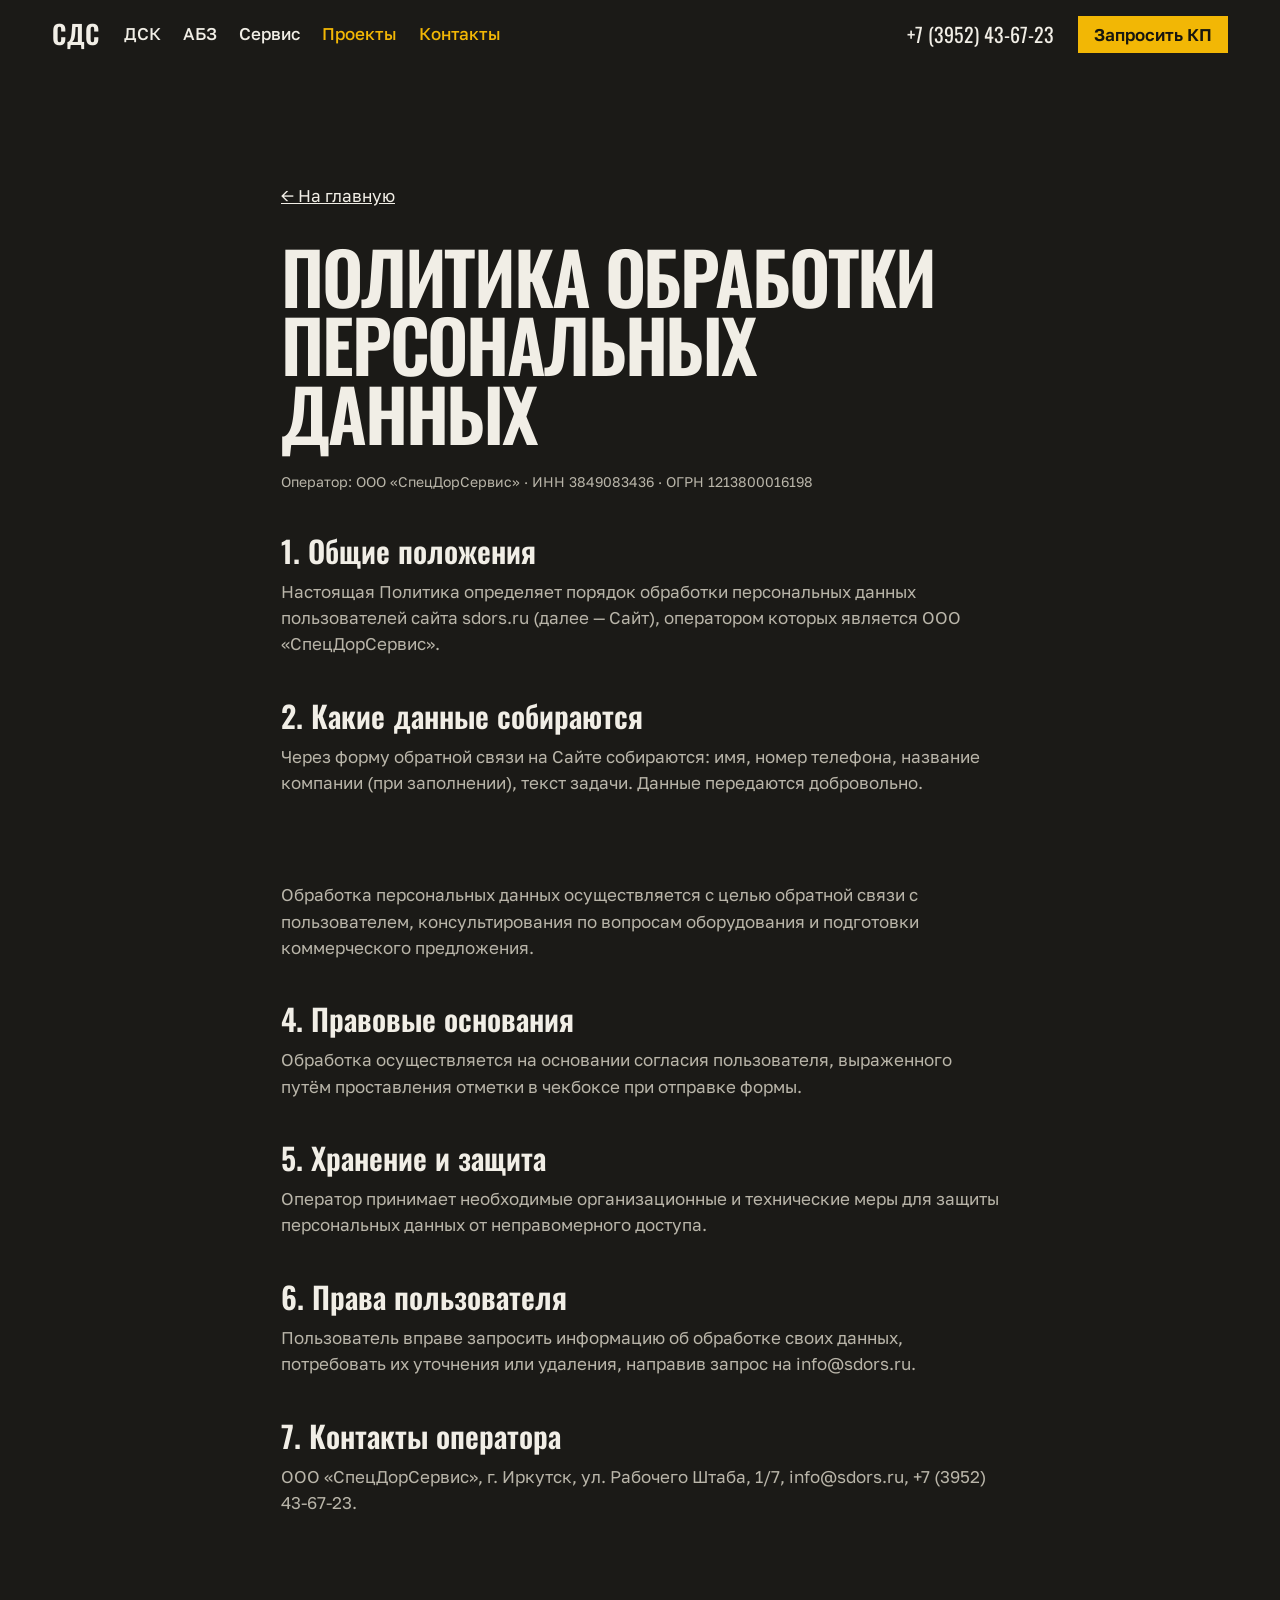
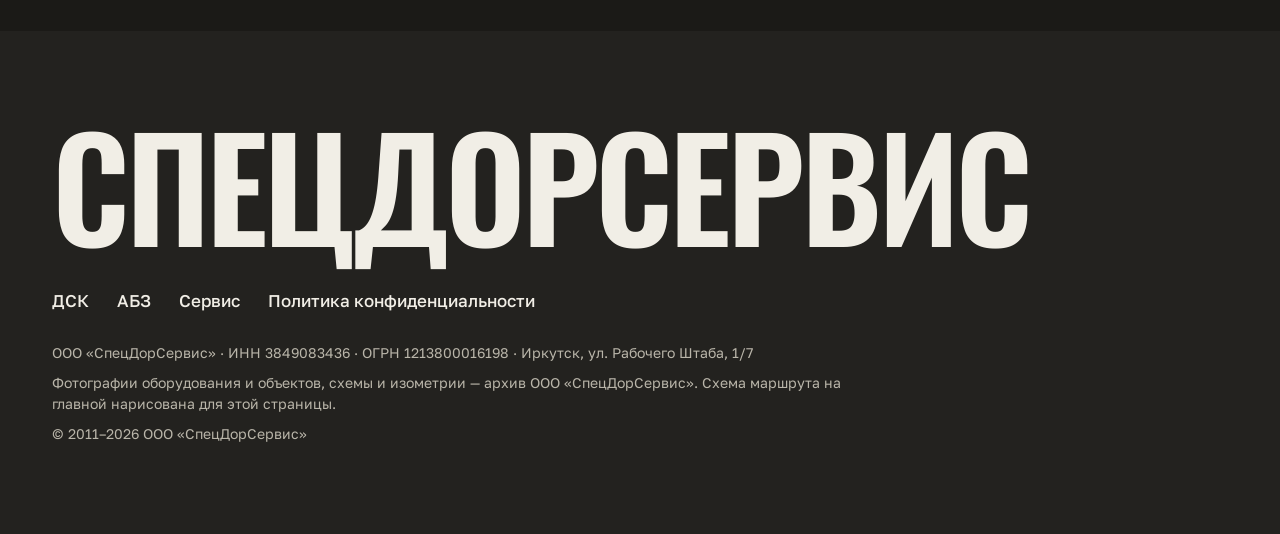
<file: privacy/index.html>
<!DOCTYPE html>
<html lang="ru">
<head>
<meta charset="utf-8">
<meta name="viewport" content="width=device-width, initial-scale=1">
<title>Политика обработки персональных данных | СпецДорСервис</title>
<meta name="description" content="Политика обработки персональных данных ООО «СпецДорСервис»: какие данные собираются через форму, зачем и как защищаются.">
<meta name="theme-color" content="#1B1A17">
<meta property="og:type" content="website">
<meta property="og:locale" content="ru_RU">
<meta property="og:title" content="Политика обработки персональных данных | СпецДорСервис">
<meta property="og:description" content="Политика обработки персональных данных ООО «СпецДорСервис»: какие данные собираются через форму, зачем и как защищаются.">
<link rel="icon" type="image/svg+xml" href="../favicon.svg">
<link rel="preconnect" href="https://fonts.googleapis.com">
<link rel="preconnect" href="https://fonts.gstatic.com" crossorigin>
<link href="https://fonts.googleapis.com/css2?family=Oswald:wght@500;600&family=Golos+Text:wght@400;500;600&display=swap" rel="stylesheet">
<link rel="stylesheet" href="../styles.css">
</head>
<body>
<header class="nav">
  <div class="wrap nav-in">
    <a class="wordmark" href="../index.html" aria-label="СДС — на главную">СДС</a>
    <nav aria-label="Разделы сайта">
      <a href="../dsk/">ДСК</a>
      <a href="../abz/">АБЗ</a>
      <a href="../service/">Сервис</a>
      <a href="../index.html#history" aria-current="page">Проекты</a>
      <a href="../index.html#contact" aria-current="page">Контакты</a>
    </nav>
    <a class="nav-tel" href="tel:+73952436723">+7 (3952) 43-67-23</a>
    <a class="btn btn-small" href="../index.html#contact">Запросить КП</a>
  </div>
</header>
<main id="top">

<section class="section" aria-labelledby="h1">
  <div class="wrap legal">
    <a class="back" href="../index.html">← На главную</a>
    <h1 id="h1" style="font-size:clamp(36px,6vw,72px)">Политика обработки персональных данных</h1>
    <p class="note" style="margin-top:24px">Оператор: ООО «СпецДорСервис» · ИНН 3849083436 · ОГРН 1213800016198</p>
    <h2>1. Общие положения</h2><p>Настоящая Политика определяет порядок обработки персональных данных пользователей сайта sdors.ru (далее — Сайт), оператором которых является ООО «СпецДорСервис».</p><h2>2. Какие данные собираются</h2><p>Через форму обратной связи на Сайте собираются: имя, номер телефона, название компании (при заполнении), текст задачи. Данные передаются добровольно.</p><h2>3. Цель обработки</h2><p>Обработка персональных данных осуществляется с целью обратной связи с пользователем, консультирования по вопросам оборудования и подготовки коммерческого предложения.</p><h2>4. Правовые основания</h2><p>Обработка осуществляется на основании согласия пользователя, выраженного путём проставления отметки в чекбоксе при отправке формы.</p><h2>5. Хранение и защита</h2><p>Оператор принимает необходимые организационные и технические меры для защиты персональных данных от неправомерного доступа.</p><h2>6. Права пользователя</h2><p>Пользователь вправе запросить информацию об обработке своих данных, потребовать их уточнения или удаления, направив запрос на info@sdors.ru.</p><h2>7. Контакты оператора</h2><p>ООО «СпецДорСервис», г. Иркутск, ул. Рабочего Штаба, 1/7, info@sdors.ru, +7 (3952) 43-67-23.</p>
  </div>
</section>

</main>
<footer class="footer">
  <div class="wrap">
    <p class="footer-name">СпецДорСервис</p>
    <nav aria-label="Подвал">
      <a href="../dsk/">ДСК</a>
      <a href="../abz/">АБЗ</a>
      <a href="../service/">Сервис</a>
      <a href="../privacy/">Политика конфиденциальности</a>
    </nav>
    <p class="note">ООО «СпецДорСервис» · ИНН 3849083436 · ОГРН 1213800016198 · Иркутск, ул. Рабочего Штаба, 1/7</p>
    <p class="note">Фотографии оборудования и объектов, схемы и изометрии — архив ООО «СпецДорСервис». Схема маршрута на главной нарисована для этой страницы.</p>
    <p class="note">© 2011–2026 ООО «СпецДорСервис»</p>
  </div>
</footer>
<script src="../script.js" defer></script>
</body>
</html>
</file>
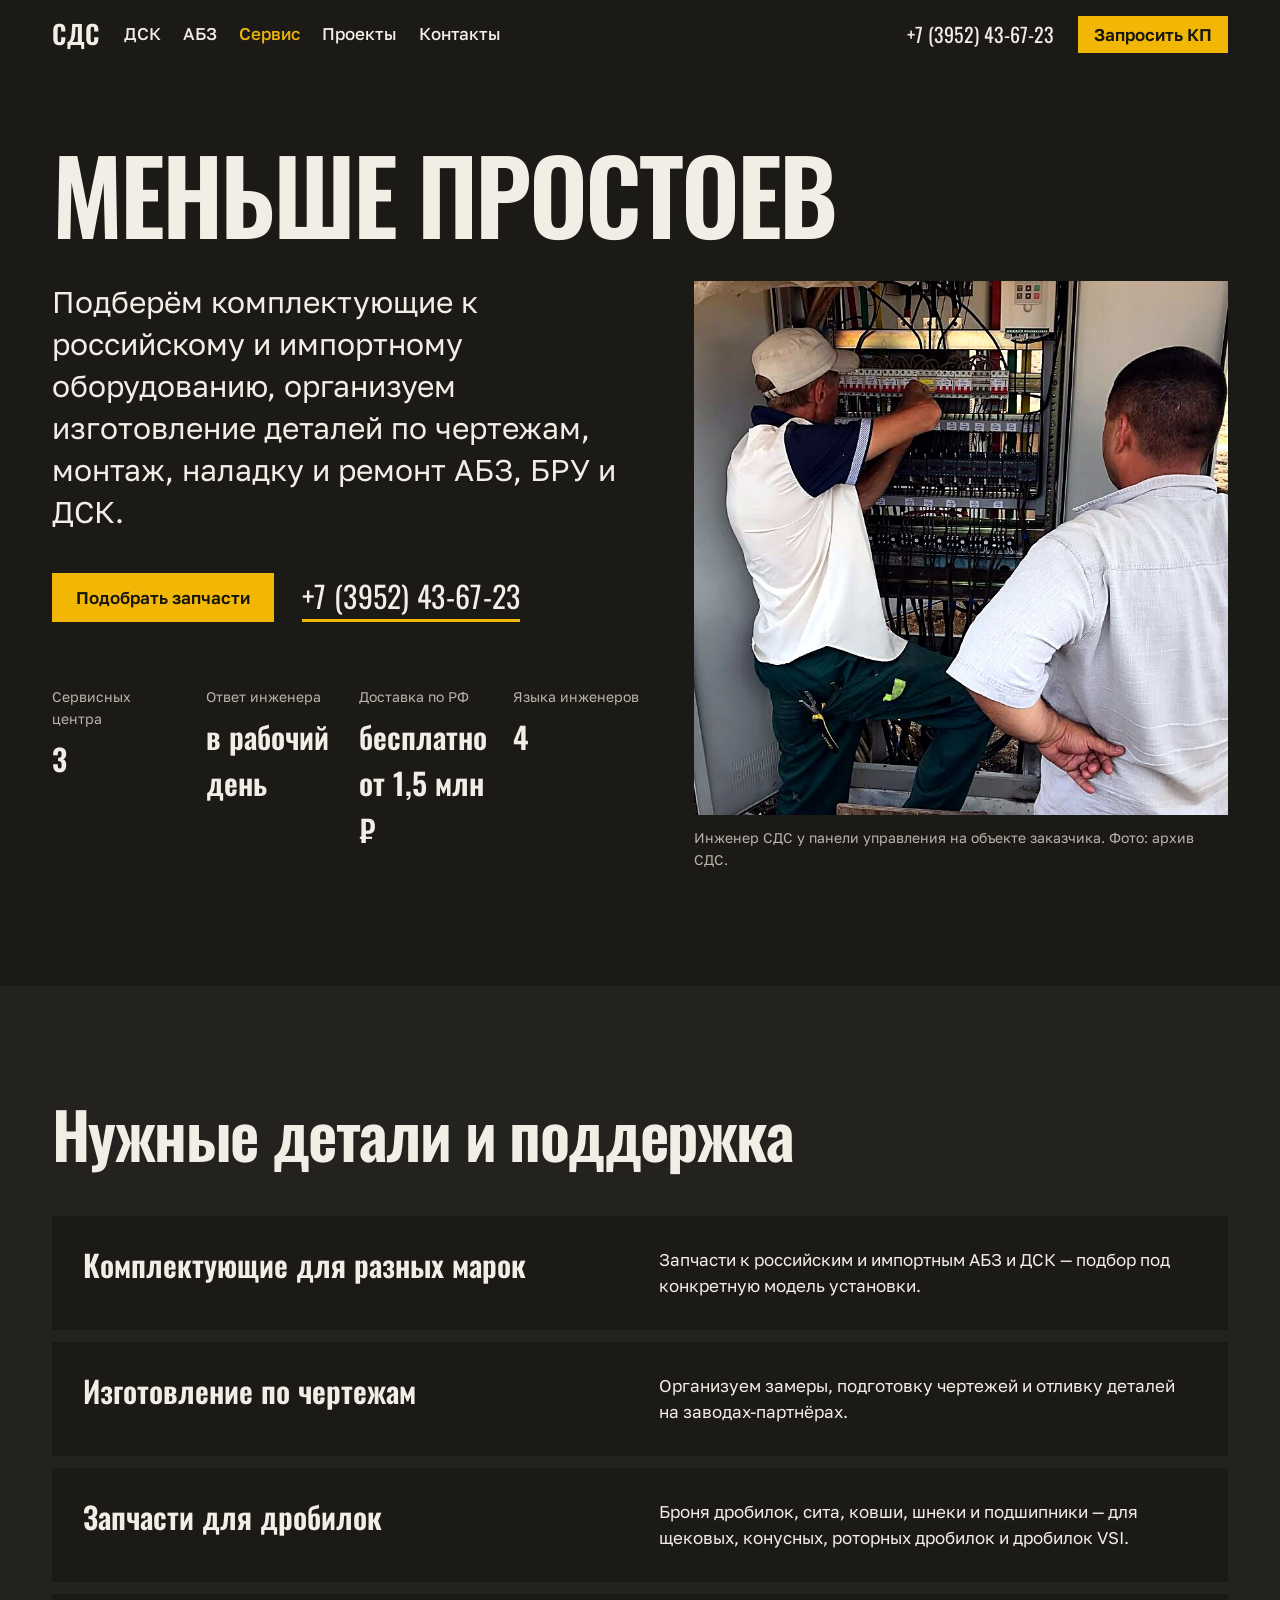
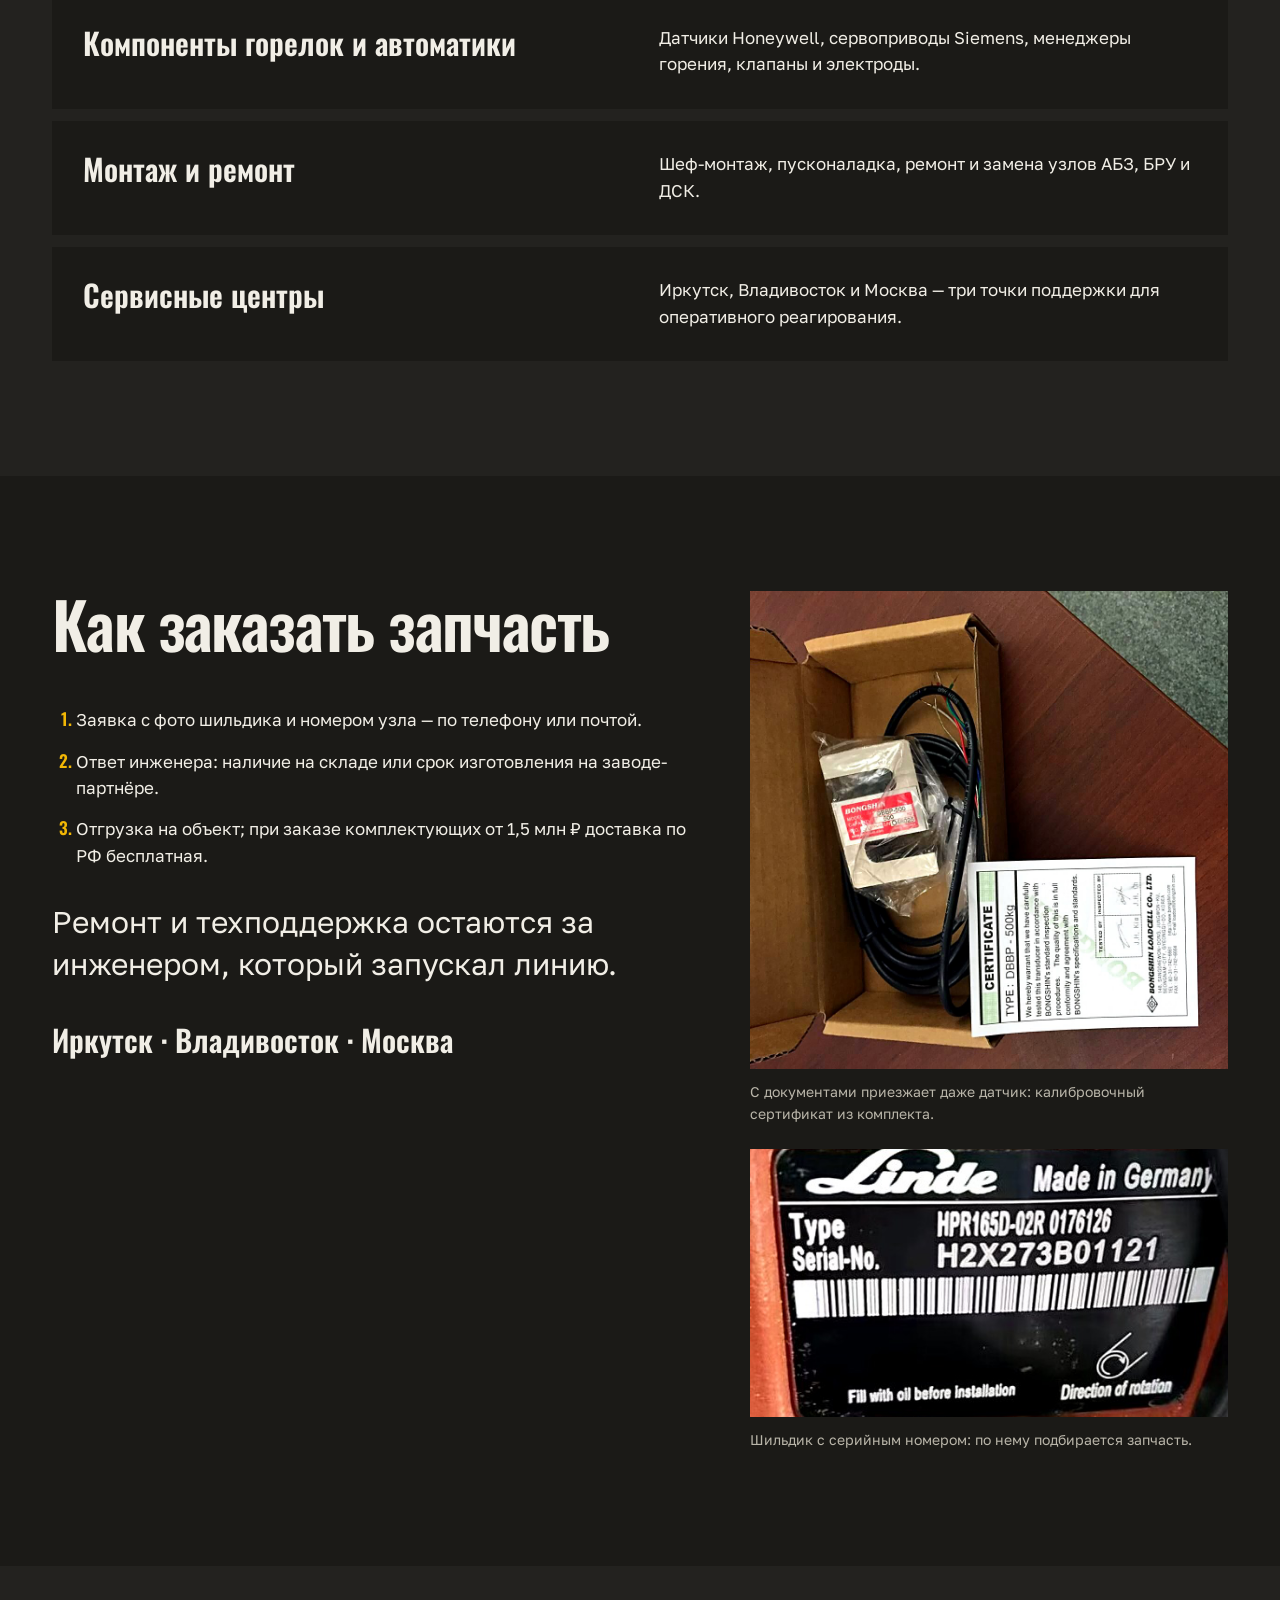
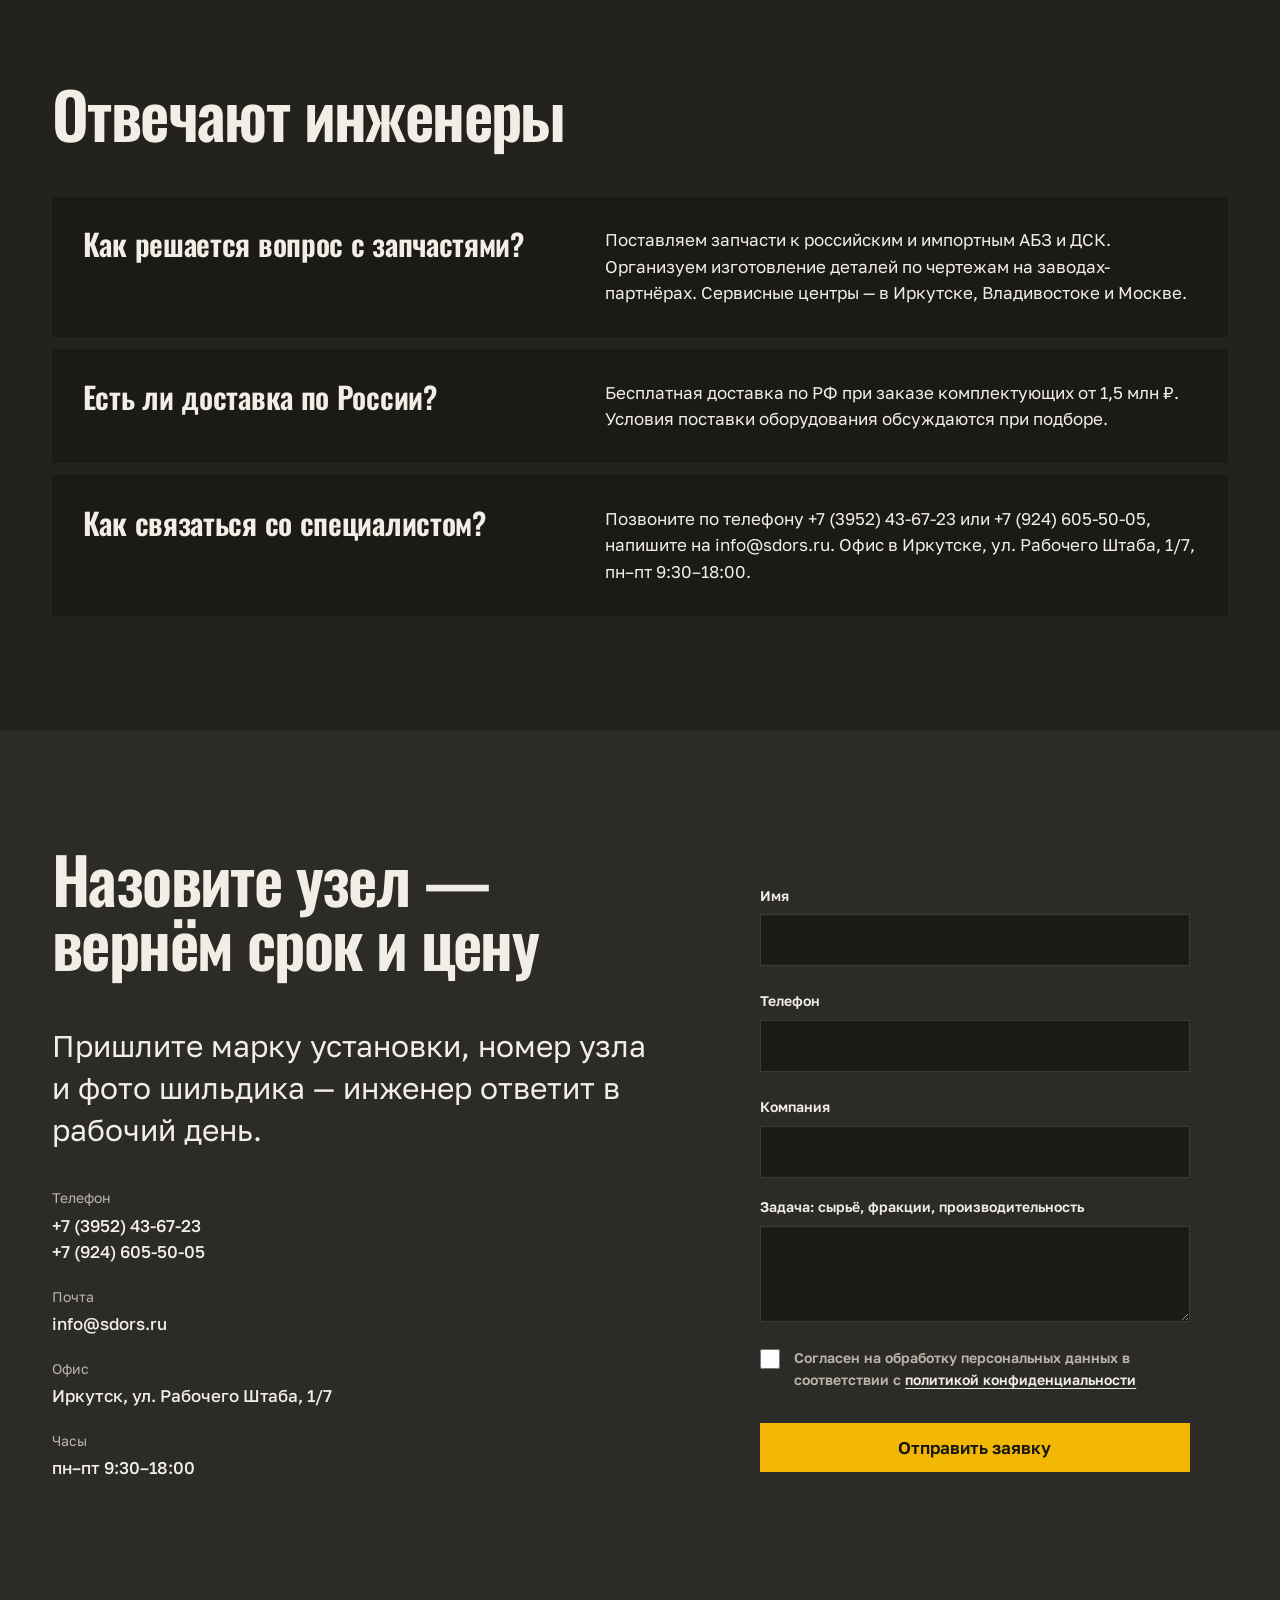
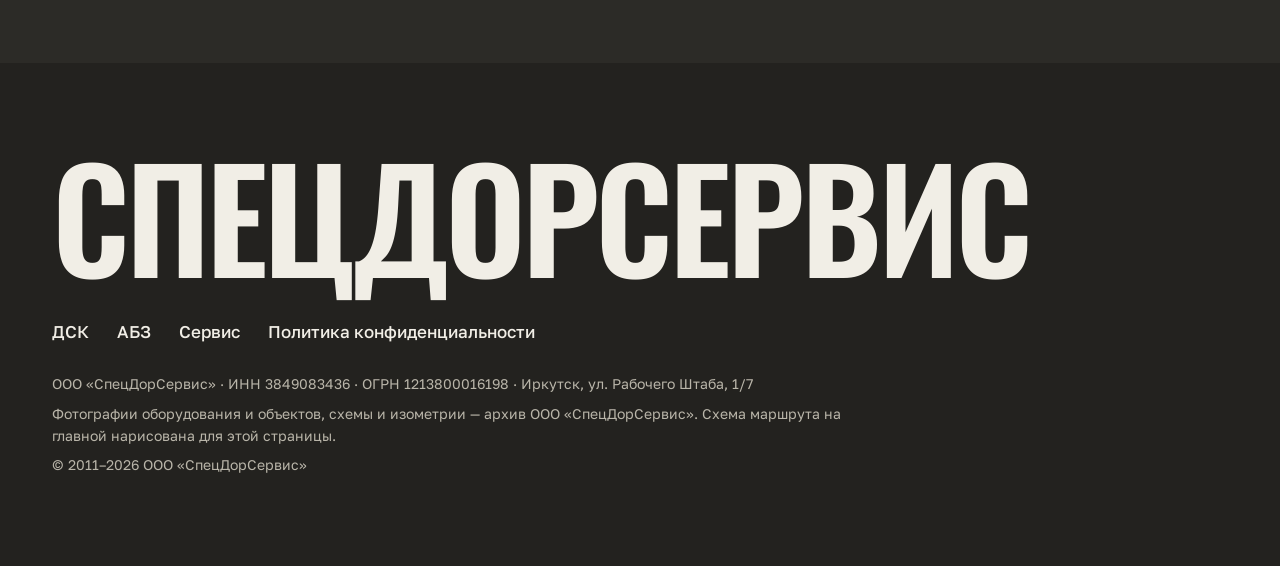
<file: service/index.html>
<!DOCTYPE html>
<html lang="ru">
<head>
<meta charset="utf-8">
<meta name="viewport" content="width=device-width, initial-scale=1">
<title>Запчасти, сервис и ремонт оборудования АБЗ и ДСК | СпецДорСервис</title>
<meta name="description" content="Запчасти для российских и импортных АБЗ и ДСК, изготовление деталей по чертежам, шеф-монтаж, пусконаладка и ремонт оборудования от ООО «СпецДорСервис».">
<meta name="theme-color" content="#1B1A17">
<meta property="og:type" content="website">
<meta property="og:locale" content="ru_RU">
<meta property="og:title" content="Запчасти, сервис и ремонт оборудования АБЗ и ДСК | СпецДорСервис">
<meta property="og:description" content="Запчасти для российских и импортных АБЗ и ДСК, изготовление деталей по чертежам, шеф-монтаж, пусконаладка и ремонт оборудования от ООО «СпецДорСервис».">
<link rel="icon" type="image/svg+xml" href="../favicon.svg">
<link rel="preconnect" href="https://fonts.googleapis.com">
<link rel="preconnect" href="https://fonts.gstatic.com" crossorigin>
<link href="https://fonts.googleapis.com/css2?family=Oswald:wght@500;600&family=Golos+Text:wght@400;500;600&display=swap" rel="stylesheet">
<link rel="stylesheet" href="../styles.css">
</head>
<body>
<header class="nav">
  <div class="wrap nav-in">
    <a class="wordmark" href="../index.html" aria-label="СДС — на главную">СДС</a>
    <nav aria-label="Разделы сайта">
      <a href="../dsk/">ДСК</a>
      <a href="../abz/">АБЗ</a>
      <a href="../service/" aria-current="page">Сервис</a>
      <a href="../index.html#history">Проекты</a>
      <a href="#contact">Контакты</a>
    </nav>
    <a class="nav-tel" href="tel:+73952436723">+7 (3952) 43-67-23</a>
    <a class="btn btn-small" href="#contact">Запросить КП</a>
  </div>
</header>
<main id="top">

<section class="hero" aria-labelledby="h1">
  <div class="wrap hero-in">
    <h1 id="h1">Меньше простоев</h1>
    <div class="hero-text">
      <p class="support">Подберём комплектующие к российскому и импортному оборудованию, организуем изготовление деталей по чертежам, монтаж, наладку и ремонт АБЗ, БРУ и ДСК.</p>
      <div class="hero-actions">
        <a class="btn" href="#contact">Подобрать запчасти</a>
        <a class="tel" href="tel:+73952436723">+7 (3952) 43-67-23</a>
      </div>
      <dl class="plate-passport"><div><dt>Сервисных центра</dt><dd>3</dd></div><div><dt>Ответ инженера</dt><dd>в рабочий день</dd></div><div><dt>Доставка по РФ</dt><dd>бесплатно от 1,5 млн ₽</dd></div><div><dt>Языка инженеров</dt><dd>4</dd></div></dl>
    </div>
    <figure class="hero-fig">
      <img class="photo" src="../assets/img/S326_service.jpg" width="960" height="819" alt="Инженер обслуживает панель управления промышленной установки, коллега наблюдает рядом" fetchpriority="high">
      <figcaption>Инженер СДС у панели управления на объекте заказчика. Фото: архив СДС.</figcaption>
    </figure>
  </div>
</section>

<section class="section section-tone" aria-labelledby="h-why">
  <div class="wrap">
    <h2 id="h-why">Нужные детали и поддержка</h2>
    <dl class="rows"><div><dt>Комплектующие для разных марок</dt><dd>Запчасти к российским и импортным АБЗ и ДСК — подбор под конкретную модель установки.</dd></div><div><dt>Изготовление по чертежам</dt><dd>Организуем замеры, подготовку чертежей и отливку деталей на заводах-партнёрах.</dd></div><div><dt>Запчасти для дробилок</dt><dd>Броня дробилок, сита, ковши, шнеки и подшипники — для щековых, конусных, роторных дробилок и дробилок VSI.</dd></div><div><dt>Компоненты горелок и автоматики</dt><dd>Датчики Honeywell, сервоприводы Siemens, менеджеры горения, клапаны и электроды.</dd></div><div><dt>Монтаж и ремонт</dt><dd>Шеф-монтаж, пусконаладка, ремонт и замена узлов АБЗ, БРУ и ДСК.</dd></div><div><dt>Сервисные центры</dt><dd>Иркутск, Владивосток и Москва — три точки поддержки для оперативного реагирования.</dd></div></dl>
  </div>
</section>

<section id="after" class="section" aria-labelledby="h-after">
  <div class="wrap pair">
    <div>
      <h2 id="h-after">Как заказать запчасть</h2>
      <ol class="works">
        <li>Заявка с фото шильдика и номером узла — по телефону или почтой.</li>
        <li>Ответ инженера: наличие на складе или срок изготовления на заводе-партнёре.</li>
        <li>Отгрузка на объект; при заказе комплектующих от 1,5 млн ₽ доставка по РФ бесплатная.</li>
      </ol>
      <p class="statement" style="margin-top:32px">Ремонт и техподдержка остаются за инженером, который запускал линию.</p>
      <p class="cities" style="margin-top:32px">Иркутск · Владивосток · Москва</p>
    </div>
    <div class="service-figs">
      <figure class="side-fig cert-fig">
        <img class="photo" src="../assets/img/S028_certificate.jpg" width="1024" height="1024" alt="Калибровочный сертификат, лежащий рядом с распакованным датчиком" loading="lazy">
        <figcaption>С документами приезжает даже датчик: калибровочный сертификат из комплекта.</figcaption>
      </figure>
      <figure>
        <img class="photo nameplate-photo" src="../assets/img/S542_nameplate.jpg" width="551" height="353" alt="Серийная табличка на корпусе поставленного оборудования: по ней подбирается запчасть" loading="lazy">
        <figcaption>Шильдик с серийным номером: по нему подбирается запчасть.</figcaption>
      </figure>
    </div>
  </div>
</section>

<section id="faq" class="section section-tone" aria-labelledby="h-faq">
  <div class="wrap">
    <h2 id="h-faq">Отвечают инженеры</h2>
    <div class="faq-row"><h3>Как решается вопрос с запчастями?</h3><p>Поставляем запчасти к российским и импортным АБЗ и ДСК. Организуем изготовление деталей по чертежам на заводах-партнёрах. Сервисные центры — в Иркутске, Владивостоке и Москве.</p></div><div class="faq-row"><h3>Есть ли доставка по России?</h3><p>Бесплатная доставка по РФ при заказе комплектующих от 1,5 млн ₽. Условия поставки оборудования обсуждаются при подборе.</p></div><div class="faq-row"><h3>Как связаться со специалистом?</h3><p>Позвоните по телефону +7 (3952) 43-67-23 или +7 (924) 605-50-05, напишите на info@sdors.ru. Офис в Иркутске, ул. Рабочего Штаба, 1/7, пн–пт 9:30–18:00.</p></div>
  </div>
</section>

<section id="contact" class="section section-tone2" aria-labelledby="h-cta">
  <div class="wrap contact-in">
    <div>
      <h2 id="h-cta">Назовите узел — вернём срок и цену</h2>
      <p class="support">Пришлите марку установки, номер узла и фото шильдика — инженер ответит в рабочий день.</p>
      <dl class="contacts">
        <div><dt>Телефон</dt><dd><a href="tel:+73952436723">+7 (3952) 43-67-23</a><br><a href="tel:+79246055005">+7 (924) 605-50-05</a></dd></div>
        <div><dt>Почта</dt><dd><a href="mailto:info@sdors.ru">info@sdors.ru</a></dd></div>
        <div><dt>Офис</dt><dd>Иркутск, ул. Рабочего Штаба, 1/7</dd></div>
        <div><dt>Часы</dt><dd>пн–пт 9:30–18:00</dd></div>
      </dl>
    </div>
    <form class="lead-form" id="lead-form" data-topic="Заявка на запчасти и сервис" action="mailto:info@sdors.ru" method="post" enctype="text/plain" novalidate>
      <div class="field"><label for="name">Имя</label>
        <input id="name" name="name" type="text" autocomplete="name" aria-describedby="name-error">
        <p class="field-error" id="name-error" role="alert"></p></div>
      <div class="field"><label for="phone">Телефон</label>
        <input id="phone" name="phone" type="tel" autocomplete="tel" aria-describedby="phone-error">
        <p class="field-error" id="phone-error" role="alert"></p></div>
      <div class="field"><label for="company">Компания</label>
        <input id="company" name="company" type="text" autocomplete="organization"></div>
      <div class="field"><label for="message">Задача: сырьё, фракции, производительность</label>
        <textarea id="message" name="message" rows="3"></textarea></div>
      <div class="field">
        <div class="consent">
          <input id="consent" name="consent" type="checkbox" aria-describedby="consent-error">
          <label for="consent">Согласен на обработку персональных данных в соответствии с <a href="../privacy/">политикой конфиденциальности</a></label>
        </div>
        <p class="field-error" id="consent-error" role="alert"></p>
      </div>
      <button class="btn" type="submit">Отправить заявку</button>
      <p class="lead-status" id="lead-status" role="status" aria-live="polite"></p>
    </form>
  </div>
</section>

</main>
<footer class="footer">
  <div class="wrap">
    <p class="footer-name">СпецДорСервис</p>
    <nav aria-label="Подвал">
      <a href="../dsk/">ДСК</a>
      <a href="../abz/">АБЗ</a>
      <a href="../service/">Сервис</a>
      <a href="../privacy/">Политика конфиденциальности</a>
    </nav>
    <p class="note">ООО «СпецДорСервис» · ИНН 3849083436 · ОГРН 1213800016198 · Иркутск, ул. Рабочего Штаба, 1/7</p>
    <p class="note">Фотографии оборудования и объектов, схемы и изометрии — архив ООО «СпецДорСервис». Схема маршрута на главной нарисована для этой страницы.</p>
    <p class="note">© 2011–2026 ООО «СпецДорСервис»</p>
  </div>
</footer>
<script src="../script.js" defer></script>
</body>
</html>
</file>
<file: styles.css>
/* СпецДорСервис — единый сайт
   Основа: тёмное поле, золотой акцент из логотипа, настоящие фото из архива.
   Правила: без градиентов, свечения, стекла, теней, тонких линий вне таблиц и полей форм. */

:root {
  --ground: #1B1A17;
  --tone-1: #23221F;
  --tone-2: #2C2B27;
  --tone-3: #3D3B35;
  --ink: #F1EEE6;
  --ink-2: #B9B5A9;
  --accent: #F2B705;
  --accent-deep: #D9A204;
  --on-accent: #17160F;
  --paper: #ECEAE4;
  --paper-ink: #191919;

  --font-display: "Oswald", "Arial Narrow", sans-serif;
  --font-text: "Golos Text", "Segoe UI", sans-serif;

  --fs-display: clamp(40px, 8vw, 116px);
  --fs-h2: clamp(32px, 5vw, 64px);
  --fs-mid: clamp(20px, 2.4vw, 30px);
  --fs-body: 17px;
  --fs-small: 14px;

  --frame: clamp(16px, 3vw, 32px);
  --gap-section: clamp(72px, 9vw, 120px);
}

* { box-sizing: border-box; }

html { scroll-behavior: smooth; scroll-padding-top: 84px; }
@media (max-width: 900px) { html { scroll-padding-top: 118px; } }
@media (max-width: 600px) { html { scroll-padding-top: 150px; } }
@media (prefers-reduced-motion: reduce) { html { scroll-behavior: auto; } }

body {
  margin: 0;
  background: var(--ground);
  color: var(--ink);
  font-family: var(--font-text);
  font-size: var(--fs-body);
  line-height: 1.55;
  -webkit-font-smoothing: antialiased;
}

h1, h2, h3 { font-family: var(--font-display); font-weight: 600; margin: 0; }
h1 {
  font-size: var(--fs-display);
  line-height: 0.95;
  letter-spacing: -0.03em;
  text-transform: uppercase;
}
h2 {
  font-size: var(--fs-h2);
  line-height: 1.0;
  letter-spacing: -0.025em;
  margin-bottom: clamp(32px, 4vw, 56px);
}
h3 { font-size: var(--fs-mid); line-height: 1.15; letter-spacing: -0.01em; }

p { margin: 0; }
a { color: inherit; }
img, svg { display: block; max-width: 100%; height: auto; }
fieldset { border: 0; margin: 0; padding: 0; }
figure { margin: 0; }
dl, dd, ol, ul { margin: 0; }

.wrap { max-width: 1240px; margin-inline: auto; padding-inline: var(--frame); }

.support { font-size: var(--fs-mid); line-height: 1.4; max-width: 34em; }
.statement { font-size: var(--fs-mid); line-height: 1.4; max-width: 30em; }
.note { font-size: var(--fs-small); color: var(--ink-2); max-width: 60em; }
figcaption { font-size: var(--fs-small); color: var(--ink-2); margin-top: 12px; }

:focus-visible { outline: 3px solid var(--accent); outline-offset: 3px; }
::selection { background: var(--accent); color: var(--on-accent); }

/* Кнопки: плоские, квадратные, один цвет заливки */
.btn {
  display: inline-block;
  background: var(--accent);
  color: var(--on-accent);
  font-family: var(--font-text);
  font-weight: 600;
  font-size: var(--fs-body);
  line-height: 1;
  padding: 16px 24px;
  text-decoration: none;
  border: 0;
  cursor: pointer;
  transition: background-color .15s ease;
}
.btn:hover { background: var(--accent-deep); }
.btn:active { transform: translateY(1px); }
.btn:disabled { opacity: .6; cursor: default; }
.btn-small { padding: 10px 16px; }

.tel {
  font-family: var(--font-display);
  font-size: var(--fs-mid);
  letter-spacing: 0.01em;
  text-decoration: none;
  border-bottom: 3px solid var(--accent);
  transition: border-color .15s ease;
}
.tel:hover { border-bottom-color: var(--ink); }

/* Навигация: имя, ссылки, телефон, одна кнопка */
.nav { position: sticky; top: 0; background: var(--ground); z-index: 10; }
.nav-in { display: flex; align-items: center; gap: 24px; padding-block: 14px; flex-wrap: wrap; }
.wordmark {
  font-family: var(--font-display);
  font-size: 26px; font-weight: 600; letter-spacing: 0.02em;
  text-decoration: none;
}
.nav nav { display: flex; gap: 22px; margin-right: auto; }
.nav nav a { text-decoration: none; font-weight: 500; }
.nav nav a:hover { text-decoration: underline; text-underline-offset: 5px; text-decoration-thickness: 2px; }
.nav nav a[aria-current="page"] { color: var(--accent); }
.nav-tel { font-family: var(--font-display); font-size: 20px; text-decoration: none; white-space: nowrap; }
.nav-tel:hover { color: var(--accent); }

/* Секции: смена поля цвета ступенью тона */
.section { padding-block: var(--gap-section); }
.section-tone { background: var(--tone-1); }
.section-tone2 { background: var(--tone-2); }
.section-paper {
  background: var(--paper); color: var(--paper-ink);
  --ink: #191919; --ink-2: #55524B; --tone-2: #D9D5CA; --tone-3: #CFCABD;
}
.section-paper :focus-visible { outline-color: var(--paper-ink); }

/* Первый экран */
.hero { padding-block: clamp(40px, 6vw, 88px) var(--gap-section); }
.hero-in { display: grid; grid-template-columns: 1.05fr 0.95fr; column-gap: clamp(32px, 4vw, 64px); row-gap: clamp(28px, 3vw, 44px); align-items: start; }
.hero-in h1 { grid-column: 1 / -1; }
.hero-text .support { margin-top: 0; }
.hero-actions { display: flex; align-items: center; gap: 28px; margin-top: 40px; flex-wrap: wrap; }
.plate-passport {
  display: grid; grid-template-columns: repeat(4, 1fr);
  gap: 24px; margin: clamp(48px, 5vw, 72px) 0 0;
}
.plate-passport dt { font-size: var(--fs-small); color: var(--ink-2); margin-bottom: 6px; }
.plate-passport dd {
  margin: 0; font-family: var(--font-display); font-weight: 600;
  font-size: var(--fs-mid); font-variant-numeric: tabular-nums;
}
.hero-fig { overflow: hidden; }
.hero-fig .photo { aspect-ratio: 1 / 1; }
.hero-fig figcaption { background: var(--ground); position: relative; }

/* Фотографии */
.photo {
  display: block; width: 100%; max-width: 100%; height: auto;
  object-fit: cover; object-position: 50% 45%;
}
.hero-fig, .dir-fig, .launch-fig, .service-fig, .history-fig, .side-fig,
.supply-figs, .service-figs { min-width: 0; }
.photo-top { object-position: 50% 20%; }
.photo-contain { object-fit: contain; background: #FFFFFF; padding: 12px; }

/* Три направления на главной: три разные композиции */
.dir { display: grid; gap: clamp(24px, 3vw, 56px); align-items: start; margin-bottom: clamp(56px, 6vw, 96px); }
.dir:last-child { margin-bottom: 0; }
.dir-a { grid-template-columns: 1.2fr 0.8fr; }
.dir-b { grid-template-columns: 0.8fr 1.2fr; }
.dir-c { grid-template-columns: 1fr 1fr; }
.dir h3 a { text-decoration: none; }
.dir h3 a:hover { color: var(--accent); }
.dir p { margin-top: 16px; max-width: 36em; }
.dir .specs { margin-top: 24px; }
.dir .btn { margin-top: 28px; }
.dir-fig .photo { aspect-ratio: 3 / 4; }
.dir-b .dir-fig .photo { aspect-ratio: 4 / 5; }
.dir-c .dir-fig .photo { aspect-ratio: 4 / 3; }

.specs { background: var(--tone-2); padding: clamp(20px, 2.4vw, 32px); display: grid; gap: 14px; }
.section-tone .specs, .section-tone2 .specs { background: var(--ground); }
.specs dt { font-size: var(--fs-small); color: var(--ink-2); }
.specs dd { margin: 2px 0 0; font-weight: 600; font-variant-numeric: tabular-nums; }

/* Строки «название — пояснение» (вместо карточек) */
.rows { display: grid; gap: 12px; }
.statement + .rows { margin-top: 40px; }
.rows > div {
  display: grid; grid-template-columns: 1fr 1fr; gap: clamp(20px, 3vw, 48px);
  background: var(--tone-1); padding: clamp(20px, 2.4vw, 32px);
}
.section-tone .rows > div, .section-tone2 .rows > div { background: var(--ground); }
.rows dt { font-family: var(--font-display); font-weight: 600; font-size: var(--fs-mid); line-height: 1.2; }
.rows dd { margin: 0; max-width: 40em; }

/* Порядок работы */
.works { padding-left: 1.4em; display: grid; gap: 14px; max-width: 38em; }
.works li::marker { font-family: var(--font-display); font-weight: 600; color: var(--accent); }
.works-2 { max-width: none; grid-template-columns: 1fr 1fr; gap: 20px clamp(24px, 3vw, 56px); }
.works strong { font-weight: 600; }

/* Страницы направлений: пара «текст и фото» */
.pair { display: grid; grid-template-columns: 1.15fr 0.85fr; gap: clamp(32px, 4vw, 72px); align-items: start; }
.pair-rev { grid-template-columns: 0.85fr 1.15fr; }
.pair .statement { margin: 24px 0 32px; }
.pair .note { margin-top: 16px; }
.side-fig .photo { aspect-ratio: 3 / 4; }
.side-fig .photo-wide { aspect-ratio: 16 / 10; }
.supply-figs, .service-figs { display: grid; gap: 24px; }
.nameplate-photo { aspect-ratio: 16 / 9; }
.cert-fig .photo { aspect-ratio: 1 / 1; }
.cities { font-family: var(--font-display); font-weight: 600; font-size: var(--fs-mid); line-height: 1.5; }

/* Подбор: живая вещь на светлом «листе» */
.selector { display: flex; flex-wrap: wrap; gap: clamp(24px, 3vw, 48px); margin-top: clamp(32px, 3vw, 44px); margin-bottom: 40px; }
.selector legend { font-weight: 600; margin-bottom: 12px; padding: 0; }
.selector label {
  display: inline-block; background: var(--tone-2); padding: 12px 16px;
  margin: 0 8px 8px 0; cursor: pointer; font-weight: 500; position: relative;
  transition: background-color .15s ease;
}
.selector label:hover { background: var(--tone-3); }
.selector label:active { transform: translateY(1px); }
.selector input { position: absolute; opacity: 0; width: 1px; height: 1px; }
.selector label:has(input:checked) { background: var(--accent); color: var(--on-accent); }
.selector label:has(input:focus-visible) { outline: 3px solid var(--paper-ink); outline-offset: 2px; }

.chain-in { display: grid; grid-template-columns: 1.15fr 0.85fr; gap: clamp(24px, 3vw, 56px); align-items: start; }
.chain ol { list-style: none; margin: 0 0 24px; padding: 0; display: grid; gap: 18px; max-width: 40em; }
.chain li span { display: block; font-size: var(--fs-small); color: var(--ink-2); margin-bottom: 4px; }
.chain li strong { font-family: var(--font-display); font-weight: 600; font-size: var(--fs-mid); font-variant-numeric: tabular-nums; }
.chain .note { margin-bottom: 24px; }

.spec-table { border-collapse: collapse; width: 100%; max-width: 46em; }
.spec-table caption { text-align: left; font-size: var(--fs-small); color: var(--ink-2); margin-bottom: 10px; }
.spec-table th, .spec-table td { border: 1px solid var(--tone-3); text-align: left; padding: 10px 14px; vertical-align: top; }
.spec-table th { font-weight: 600; }
.spec-table td { font-variant-numeric: tabular-nums; }

.schema3d-fig { margin: clamp(32px, 4vw, 56px) 0 0; }
.schema3d { display: block; width: 100%; aspect-ratio: 21 / 9; border: 0; background: #F4F2EC; }
@media (max-width: 768px) {
  .schema3d { aspect-ratio: auto; height: calc(100vh - 160px); min-height: 500px; }
}

/* История и маршрут */
.route-fig { margin: 0 0 clamp(40px, 4vw, 64px); }
.r-line { stroke: #6E6A60; stroke-width: 3; }
.r-dot { fill: var(--accent); }
.r-label { fill: var(--ink); font-family: var(--font-display); font-weight: 600; font-size: 22px; text-anchor: middle; }
.r-year { fill: var(--ink-2); font-family: var(--font-text); font-size: 14px; text-anchor: middle; }
.history-in { display: grid; grid-template-columns: 1.2fr 0.8fr; gap: clamp(24px, 3vw, 56px); align-items: start; }
.timeline { list-style: none; padding: 0; display: grid; grid-template-columns: 1fr 1fr; gap: 20px clamp(24px, 3vw, 56px); }
.timeline strong {
  font-family: var(--font-display); font-weight: 600; font-size: var(--fs-mid);
  font-variant-numeric: tabular-nums; margin-right: 10px; color: var(--accent);
}
.timeline-1 { grid-template-columns: 1fr; }
.history-fig .photo { aspect-ratio: 4 / 5; }

/* Вопросы и ответы без аккордеона */
.faq-row { display: grid; grid-template-columns: 0.9fr 1.1fr; gap: clamp(20px, 3vw, 48px); background: var(--tone-1); padding: clamp(20px, 2.4vw, 32px); }
.section-tone .faq-row, .section-tone2 .faq-row { background: var(--ground); }
.faq-row + .faq-row { margin-top: 12px; }
.faq-row p { max-width: 46em; }

/* Заявка */
.contact-in { display: grid; grid-template-columns: 1.1fr 0.9fr; gap: clamp(32px, 4vw, 72px); align-items: start; }
.contact-in .support { margin-top: 24px; margin-bottom: 36px; }
.contacts { display: grid; gap: 20px; }
.contacts dt { font-size: var(--fs-small); color: var(--ink-2); margin-bottom: 4px; }
.contacts dd { margin: 0; font-weight: 500; }
.contacts a { text-decoration: none; }
.contacts a:hover { text-decoration: underline; text-underline-offset: 4px; }

.lead-form { background: var(--tone-2); padding: clamp(20px, 3vw, 40px); display: grid; gap: 18px; }
.field label { display: block; font-weight: 600; font-size: var(--fs-small); margin-bottom: 8px; }
.field input[type="text"], .field input[type="tel"], .field textarea {
  width: 100%; background: var(--ground); color: var(--ink);
  border: 1px solid var(--tone-3); border-radius: 0;
  padding: 14px 14px; font: inherit; line-height: 1.3;
}
.field textarea { resize: vertical; min-height: 96px; }
.field input:focus-visible, .field textarea:focus-visible { outline: 3px solid var(--accent); outline-offset: 0; border-color: var(--accent); }
.field-error { color: #FF9C8A; font-size: var(--fs-small); margin-top: 6px; min-height: 0; }
.consent { display: grid; grid-template-columns: 22px 1fr; gap: 12px; align-items: start; font-size: var(--fs-small); color: var(--ink-2); }
.consent input { width: 20px; height: 20px; margin: 2px 0 0; accent-color: var(--accent); }
.consent a { color: var(--ink); text-underline-offset: 3px; }
.lead-status { font-size: var(--fs-small); min-height: 1.4em; }
.lead-status.is-error { color: #FF9C8A; }
.lead-status.is-ok { color: var(--accent); }

/* Политика конфиденциальности */
.legal { max-width: 46em; }
.legal h2 { font-size: var(--fs-mid); line-height: 1.2; margin: 40px 0 10px; letter-spacing: 0; }
.legal p { color: var(--ink-2); }
.legal .back { display: inline-block; margin-bottom: 32px; }

/* Страница 404 */
.lost { min-height: 60vh; display: grid; align-content: center; gap: 28px; }

/* Подвал: имя компании во всю ширину */
.footer { background: var(--tone-1); padding-block: clamp(56px, 7vw, 96px); }
.footer-name {
  font-family: var(--font-display); font-weight: 600; text-transform: uppercase;
  font-size: clamp(44px, 11vw, 176px); line-height: 0.9; letter-spacing: -0.03em;
  margin: 0 0 40px;
}
.footer nav { display: flex; flex-wrap: wrap; gap: 10px 28px; margin-bottom: 28px; }
.footer nav a { text-decoration: none; font-weight: 500; }
.footer nav a:hover { text-decoration: underline; text-underline-offset: 5px; text-decoration-thickness: 2px; }
.footer .note + .note { margin-top: 8px; }

/* Движение: вход секций и медленный дрейф главного фото */
.js .reveal { opacity: 0; transform: translateY(24px); transition: opacity .55s ease, transform .55s ease; }
.js .reveal.in { opacity: 1; transform: translateY(0); }
@keyframes hero-drift {
  from { transform: scale(1.02); }
  to   { transform: scale(1.09) translate3d(-1.5%, -1.2%, 0); }
}
.hero-fig .photo { animation: hero-drift 18s ease-in-out infinite alternate; }
.dir-fig { overflow: hidden; }
.dir-fig .photo { transition: transform .6s ease; }
.dir:hover .dir-fig .photo { transform: scale(1.03); }

/* Телефон */
@media (max-width: 900px) {
  .hero-in, .pair, .pair-rev, .contact-in, .dir-a, .dir-b, .dir-c, .chain-in, .history-in { grid-template-columns: 1fr; }
  .dir-b .dir-fig { order: 2; }
  .plate-passport { grid-template-columns: repeat(2, 1fr); }
  .rows > div, .faq-row, .timeline, .works-2 { grid-template-columns: 1fr; }
  .nav nav { order: 3; width: 100%; flex-wrap: wrap; gap: 10px 18px; }
  .nav-in .btn-small { margin-left: auto; }
  .nav-tel { display: none; }
  .hero-fig { order: 2; }
  .hero-fig .photo { aspect-ratio: 16 / 10; }
  .dir-fig .photo, .dir-b .dir-fig .photo, .history-fig .photo, .side-fig .photo { aspect-ratio: 4 / 3; }
  .schema3d { aspect-ratio: 4 / 3; }
}
@media (max-width: 768px) {
  .schema3d { aspect-ratio: auto; height: calc(100vh - 160px); min-height: 500px; }
}

@media (prefers-reduced-motion: reduce) {
  .js .reveal { opacity: 1; transform: none; transition: none; }
  .hero-fig .photo { animation: none; }
  .dir-fig .photo, .dir:hover .dir-fig .photo { transition: none; transform: none; }
  .btn, .selector label, .tel { transition: none; }
}
</file>
